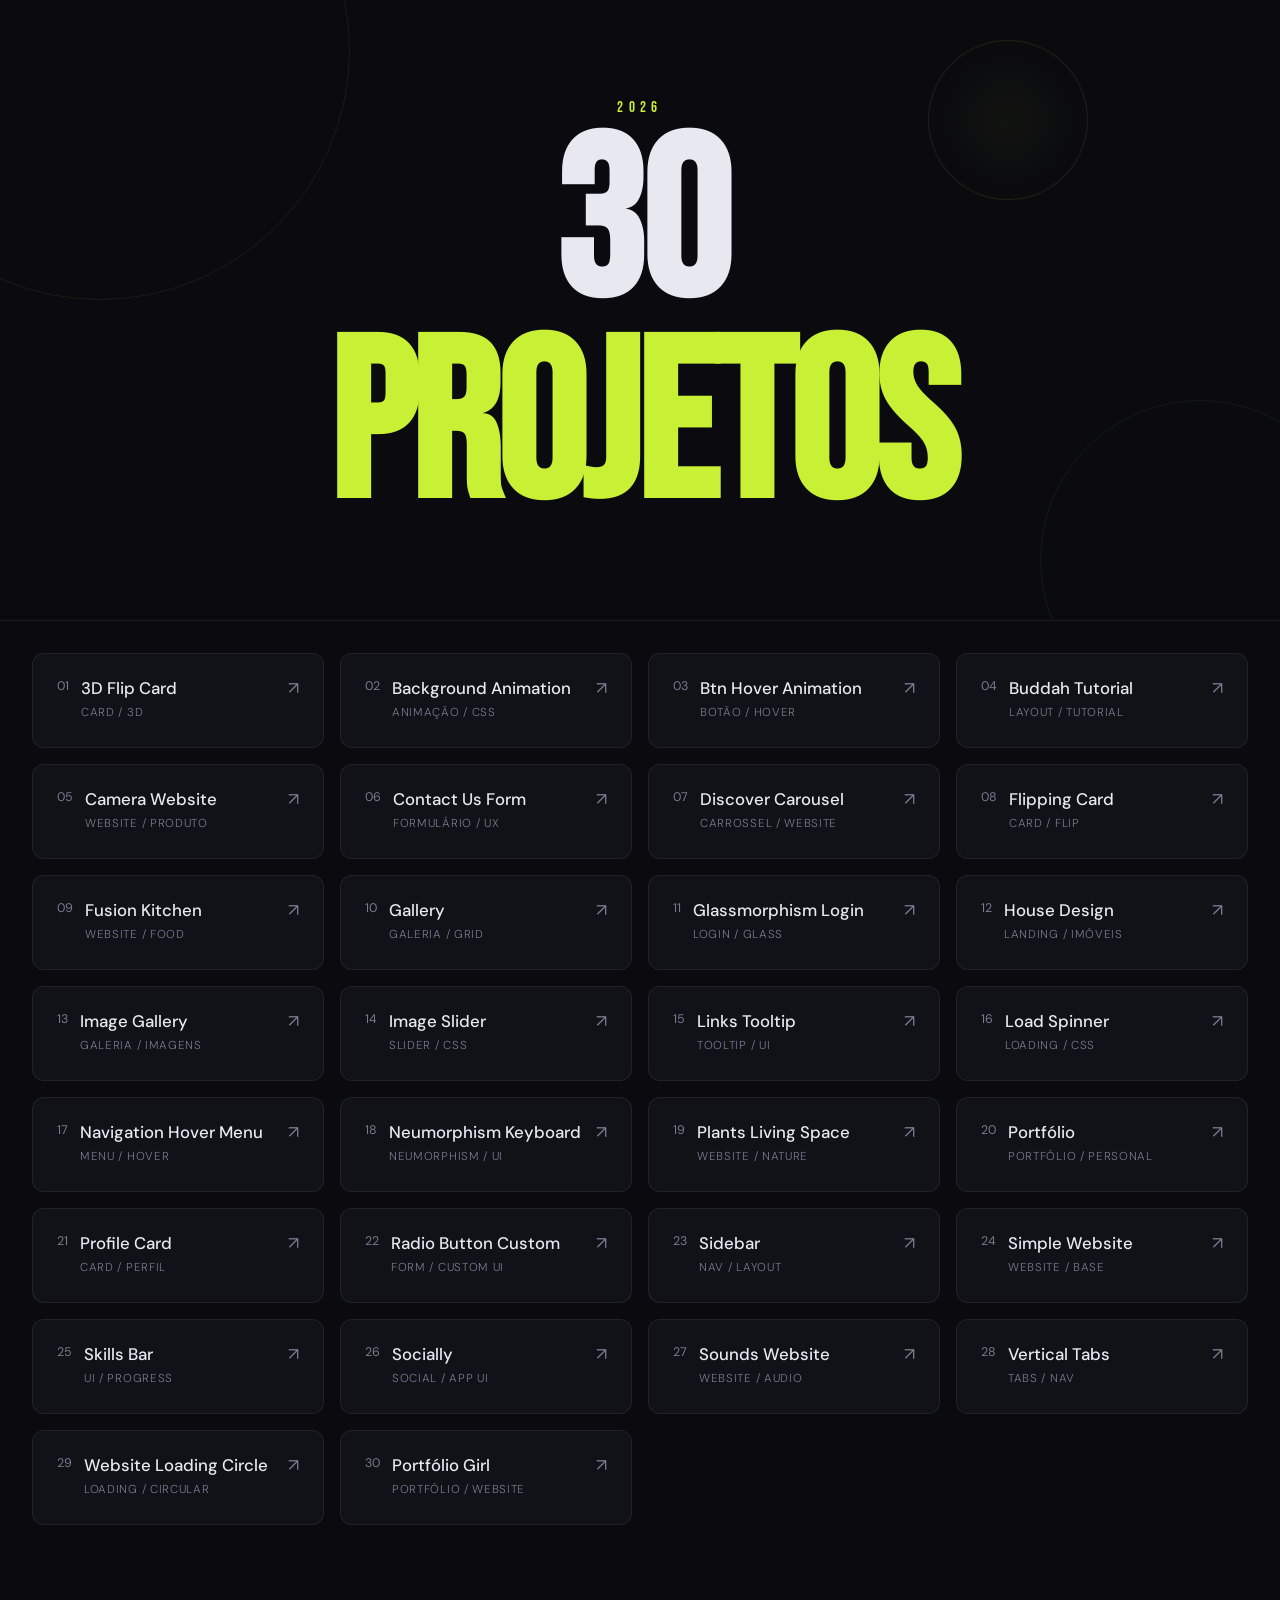
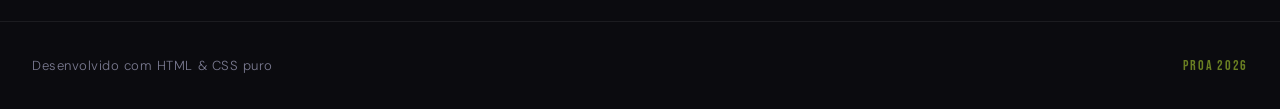
<file: index.html>
<!doctype html>
<html lang="pt-BR">
  <head>
    <meta charset="UTF-8" />
    <meta name="viewport" content="width=device-width, initial-scale=1.0" />
    <meta
      name="description"
      content="Portfólio de 30 projetos front-end desenvolvidos em 2026. Explore animações, interfaces e experimentos de design."
    />
    <title>30 Projetos — Portfólio Front-End 2026</title>
    <link rel="preconnect" href="https://fonts.googleapis.com" />
    <link rel="preconnect" href="https://fonts.gstatic.com" crossorigin />
    <link
      href="https://fonts.googleapis.com/css2?family=Bebas+Neue&family=DM+Sans:ital,opsz,wght@0,9..40,300;0,9..40,400;0,9..40,500;1,9..40,300&display=swap"
      rel="stylesheet"
    />
    <link rel="stylesheet" href="style.css" />
  </head>
  <body>
    <!-- HEADER -->
    <header class="site-header" role="banner">
      <div class="header-inner">
        <p class="header-label" aria-label="Ano de referência">2026</p>
        <h1 class="header-title">
          <span class="title-line">30</span>
          <span class="title-line accent">Projetos</span>
        </h1>
      </div>
      <div class="header-deco" aria-hidden="true">
        <span class="deco-circle deco-1"></span>
        <span class="deco-circle deco-2"></span>
        <span class="deco-circle deco-3"></span>
      </div>
    </header>

    <!-- GRID DE PROJETOS -->
    <main id="main-content" class="projects-section">
      <h2 class="sr-only">Lista de projetos</h2>
      <ol class="projects-grid" aria-label="Projetos">
        <li class="project-card">
          <a
            href="3d-flip-card/index.html"
            class="card-link"
            aria-label="Projeto 1 — 3D Flip Card"
          >
            <span class="card-number" aria-hidden="true">01</span>
            <span class="card-name">3D Flip Card</span>
            <span class="card-tag">Card / 3D</span>
            <span class="card-arrow" aria-hidden="true">↗</span>
          </a>
        </li>

        <li class="project-card">
          <a
            href="background-animation/index.html"
            class="card-link"
            aria-label="Projeto 2 — Background Animation"
          >
            <span class="card-number" aria-hidden="true">02</span>
            <span class="card-name">Background Animation</span>
            <span class="card-tag">Animação / CSS</span>
            <span class="card-arrow" aria-hidden="true">↗</span>
          </a>
        </li>

        <li class="project-card">
          <a
            href="btn-hover-animation/index.html"
            class="card-link"
            aria-label="Projeto 3 — Button Hover Animation"
          >
            <span class="card-number" aria-hidden="true">03</span>
            <span class="card-name">Btn Hover Animation</span>
            <span class="card-tag">Botão / Hover</span>
            <span class="card-arrow" aria-hidden="true">↗</span>
          </a>
        </li>

        <li class="project-card">
          <a
            href="buddah-tutorial/index.html"
            class="card-link"
            aria-label="Projeto 4 — Buddah Tutorial"
          >
            <span class="card-number" aria-hidden="true">04</span>
            <span class="card-name">Buddah Tutorial</span>
            <span class="card-tag">Layout / Tutorial</span>
            <span class="card-arrow" aria-hidden="true">↗</span>
          </a>
        </li>

        <li class="project-card">
          <a
            href="camera-website/index.html"
            class="card-link"
            aria-label="Projeto 5 — Camera Website"
          >
            <span class="card-number" aria-hidden="true">05</span>
            <span class="card-name">Camera Website</span>
            <span class="card-tag">Website / Produto</span>
            <span class="card-arrow" aria-hidden="true">↗</span>
          </a>
        </li>

        <li class="project-card">
          <a
            href="contact-us-form/index.html"
            class="card-link"
            aria-label="Projeto 6 — Contact Us Form"
          >
            <span class="card-number" aria-hidden="true">06</span>
            <span class="card-name">Contact Us Form</span>
            <span class="card-tag">Formulário / UX</span>
            <span class="card-arrow" aria-hidden="true">↗</span>
          </a>
        </li>

        <li class="project-card">
          <a
            href="discover-website-carousel/index.html"
            class="card-link"
            aria-label="Projeto 7 — Discover Website Carousel"
          >
            <span class="card-number" aria-hidden="true">07</span>
            <span class="card-name">Discover Carousel</span>
            <span class="card-tag">Carrossel / Website</span>
            <span class="card-arrow" aria-hidden="true">↗</span>
          </a>
        </li>

        <li class="project-card">
          <a
            href="flipping-card/index.html"
            class="card-link"
            aria-label="Projeto 8 — Flipping Card"
          >
            <span class="card-number" aria-hidden="true">08</span>
            <span class="card-name">Flipping Card</span>
            <span class="card-tag">Card / Flip</span>
            <span class="card-arrow" aria-hidden="true">↗</span>
          </a>
        </li>

        <li class="project-card">
          <a
            href="fusion-kitchen/index.html"
            class="card-link"
            aria-label="Projeto 9 — Fusion Kitchen"
          >
            <span class="card-number" aria-hidden="true">09</span>
            <span class="card-name">Fusion Kitchen</span>
            <span class="card-tag">Website / Food</span>
            <span class="card-arrow" aria-hidden="true">↗</span>
          </a>
        </li>

        <li class="project-card">
          <a
            href="gallery/index.html"
            class="card-link"
            aria-label="Projeto 10 — Gallery"
          >
            <span class="card-number" aria-hidden="true">10</span>
            <span class="card-name">Gallery</span>
            <span class="card-tag">Galeria / Grid</span>
            <span class="card-arrow" aria-hidden="true">↗</span>
          </a>
        </li>

        <li class="project-card">
          <a
            href="glassmorphism-login/index.html"
            class="card-link"
            aria-label="Projeto 11 — Glassmorphism Login"
          >
            <span class="card-number" aria-hidden="true">11</span>
            <span class="card-name">Glassmorphism Login</span>
            <span class="card-tag">Login / Glass</span>
            <span class="card-arrow" aria-hidden="true">↗</span>
          </a>
        </li>

        <li class="project-card">
          <a
            href="house-design-landing-page/index.html"
            class="card-link"
            aria-label="Projeto 12 — House Design Landing Page"
          >
            <span class="card-number" aria-hidden="true">12</span>
            <span class="card-name">House Design</span>
            <span class="card-tag">Landing / Imóveis</span>
            <span class="card-arrow" aria-hidden="true">↗</span>
          </a>
        </li>

        <li class="project-card">
          <a
            href="image-gallery/index.html"
            class="card-link"
            aria-label="Projeto 13 — Image Gallery"
          >
            <span class="card-number" aria-hidden="true">13</span>
            <span class="card-name">Image Gallery</span>
            <span class="card-tag">Galeria / Imagens</span>
            <span class="card-arrow" aria-hidden="true">↗</span>
          </a>
        </li>

        <li class="project-card">
          <a
            href="image-slider/index.html"
            class="card-link"
            aria-label="Projeto 14 — Image Slider"
          >
            <span class="card-number" aria-hidden="true">14</span>
            <span class="card-name">Image Slider</span>
            <span class="card-tag">Slider / CSS</span>
            <span class="card-arrow" aria-hidden="true">↗</span>
          </a>
        </li>

        <li class="project-card">
          <a
            href="links-tooltip/index.html"
            class="card-link"
            aria-label="Projeto 15 — Links Tooltip"
          >
            <span class="card-number" aria-hidden="true">15</span>
            <span class="card-name">Links Tooltip</span>
            <span class="card-tag">Tooltip / UI</span>
            <span class="card-arrow" aria-hidden="true">↗</span>
          </a>
        </li>

        <li class="project-card">
          <a
            href="load-spinner/index.html"
            class="card-link"
            aria-label="Projeto 16 — Load Spinner"
          >
            <span class="card-number" aria-hidden="true">16</span>
            <span class="card-name">Load Spinner</span>
            <span class="card-tag">Loading / CSS</span>
            <span class="card-arrow" aria-hidden="true">↗</span>
          </a>
        </li>

        <li class="project-card">
          <a
            href="navigation-hover-menu/index.html"
            class="card-link"
            aria-label="Projeto 17 — Navigation Hover Menu"
          >
            <span class="card-number" aria-hidden="true">17</span>
            <span class="card-name">Navigation Hover Menu</span>
            <span class="card-tag">Menu / Hover</span>
            <span class="card-arrow" aria-hidden="true">↗</span>
          </a>
        </li>

        <li class="project-card">
          <a
            href="neumorhpism-keyboard-design/index.html"
            class="card-link"
            aria-label="Projeto 18 — Neumorphism Keyboard Design"
          >
            <span class="card-number" aria-hidden="true">18</span>
            <span class="card-name">Neumorphism Keyboard</span>
            <span class="card-tag">Neumorphism / UI</span>
            <span class="card-arrow" aria-hidden="true">↗</span>
          </a>
        </li>

        <li class="project-card">
          <a
            href="plants-living-space/index.html"
            class="card-link"
            aria-label="Projeto 19 — Plants Living Space"
          >
            <span class="card-number" aria-hidden="true">19</span>
            <span class="card-name">Plants Living Space</span>
            <span class="card-tag">Website / Nature</span>
            <span class="card-arrow" aria-hidden="true">↗</span>
          </a>
        </li>

        <li class="project-card">
          <a
            href="portifolio/index.html"
            class="card-link"
            aria-label="Projeto 20 — Portfólio"
          >
            <span class="card-number" aria-hidden="true">20</span>
            <span class="card-name">Portfólio</span>
            <span class="card-tag">Portfólio / Personal</span>
            <span class="card-arrow" aria-hidden="true">↗</span>
          </a>
        </li>

        <li class="project-card">
          <a
            href="profile-card/index.html"
            class="card-link"
            aria-label="Projeto 21 — Profile Card"
          >
            <span class="card-number" aria-hidden="true">21</span>
            <span class="card-name">Profile Card</span>
            <span class="card-tag">Card / Perfil</span>
            <span class="card-arrow" aria-hidden="true">↗</span>
          </a>
        </li>

        <li class="project-card">
          <a
            href="radio-button-custom/index.html"
            class="card-link"
            aria-label="Projeto 22 — Radio Button Custom"
          >
            <span class="card-number" aria-hidden="true">22</span>
            <span class="card-name">Radio Button Custom</span>
            <span class="card-tag">Form / Custom UI</span>
            <span class="card-arrow" aria-hidden="true">↗</span>
          </a>
        </li>

        <li class="project-card">
          <a
            href="sidebar/index.html"
            class="card-link"
            aria-label="Projeto 23 — Sidebar"
          >
            <span class="card-number" aria-hidden="true">23</span>
            <span class="card-name">Sidebar</span>
            <span class="card-tag">Nav / Layout</span>
            <span class="card-arrow" aria-hidden="true">↗</span>
          </a>
        </li>

        <li class="project-card">
          <a
            href="simple-website/index.html"
            class="card-link"
            aria-label="Projeto 24 — Simple Website"
          >
            <span class="card-number" aria-hidden="true">24</span>
            <span class="card-name">Simple Website</span>
            <span class="card-tag">Website / Base</span>
            <span class="card-arrow" aria-hidden="true">↗</span>
          </a>
        </li>

        <li class="project-card">
          <a
            href="skills-bar/index.html"
            class="card-link"
            aria-label="Projeto 25 — Skills Bar"
          >
            <span class="card-number" aria-hidden="true">25</span>
            <span class="card-name">Skills Bar</span>
            <span class="card-tag">UI / Progress</span>
            <span class="card-arrow" aria-hidden="true">↗</span>
          </a>
        </li>

        <li class="project-card">
          <a
            href="socially/index.html"
            class="card-link"
            aria-label="Projeto 26 — Socially"
          >
            <span class="card-number" aria-hidden="true">26</span>
            <span class="card-name">Socially</span>
            <span class="card-tag">Social / App UI</span>
            <span class="card-arrow" aria-hidden="true">↗</span>
          </a>
        </li>

        <li class="project-card">
          <a
            href="sounds-website/index.html"
            class="card-link"
            aria-label="Projeto 27 — Sounds Website"
          >
            <span class="card-number" aria-hidden="true">27</span>
            <span class="card-name">Sounds Website</span>
            <span class="card-tag">Website / Audio</span>
            <span class="card-arrow" aria-hidden="true">↗</span>
          </a>
        </li>

        <li class="project-card">
          <a
            href="vertical-tabs/index.html"
            class="card-link"
            aria-label="Projeto 28 — Vertical Tabs"
          >
            <span class="card-number" aria-hidden="true">28</span>
            <span class="card-name">Vertical Tabs</span>
            <span class="card-tag">Tabs / Nav</span>
            <span class="card-arrow" aria-hidden="true">↗</span>
          </a>
        </li>

        <li class="project-card">
          <a
            href="website-loading-circle/index.html"
            class="card-link"
            aria-label="Projeto 29 — Website Loading Circle"
          >
            <span class="card-number" aria-hidden="true">29</span>
            <span class="card-name">Website Loading Circle</span>
            <span class="card-tag">Loading / Circular</span>
            <span class="card-arrow" aria-hidden="true">↗</span>
          </a>
        </li>

        <li class="project-card">
          <a
            href="website-portifolio-girl/index.html"
            class="card-link"
            aria-label="Projeto 30 — Website Portfólio Girl"
          >
            <span class="card-number" aria-hidden="true">30</span>
            <span class="card-name">Portfólio Girl</span>
            <span class="card-tag">Portfólio / Website</span>
            <span class="card-arrow" aria-hidden="true">↗</span>
          </a>
        </li>
      </ol>
    </main>

    <!-- FOOTER -->
    <footer class="site-footer" role="contentinfo">
      <div class="footer-inner">
        <p class="footer-credit">Desenvolvido com HTML &amp; CSS puro</p>
        <p class="footer-year">PROA 2026</p>
      </div>
    </footer>
  </body>
</html>
</file>
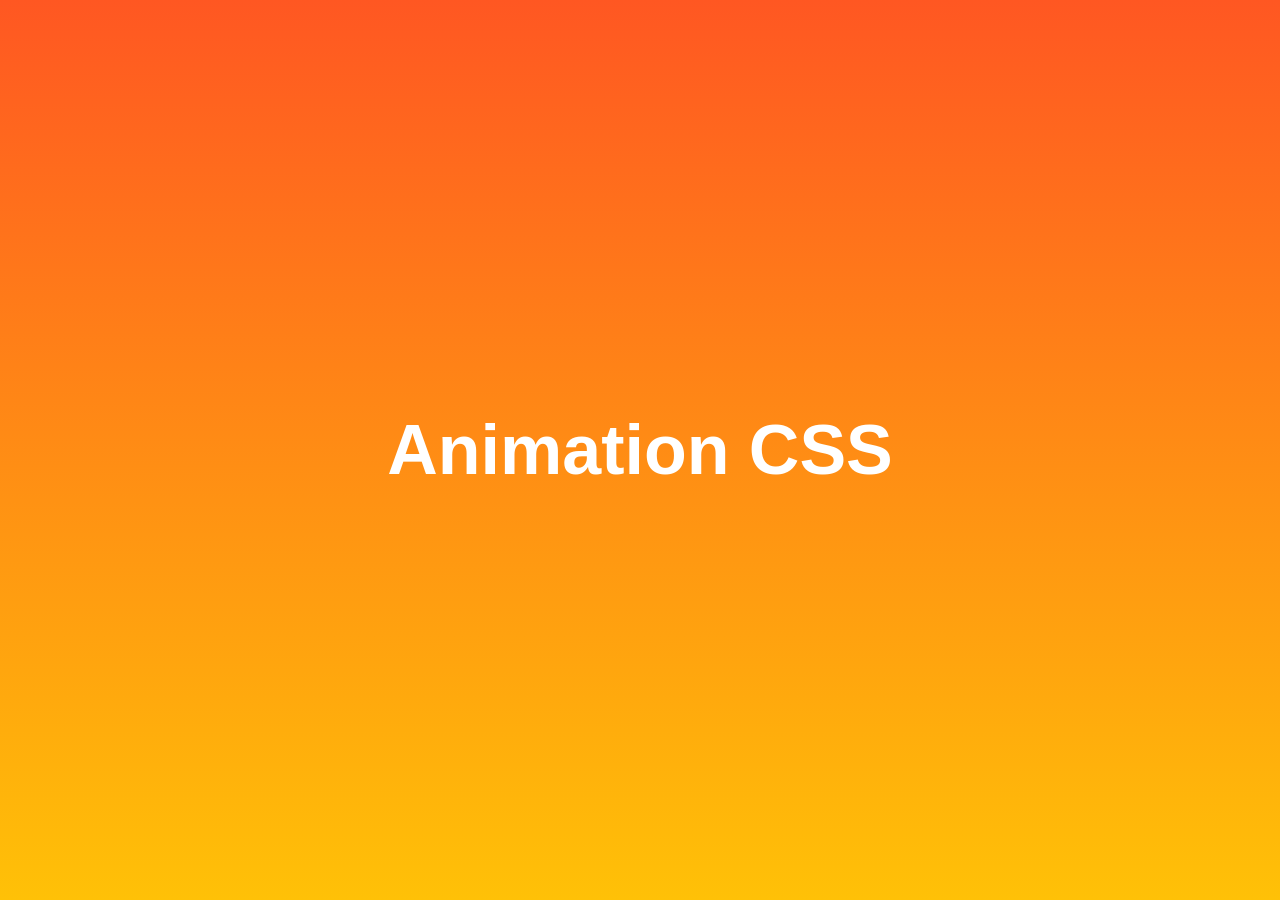
<file: background-animation/index.html>
<!doctype html>
<html lang="en">
  <head>
    <meta charset="UTF-8" />
    <meta name="viewport" content="width=device-width, initial-scale=1.0" />
    <title>Background Animation</title>

    <link rel="stylesheet" href="css/style.css" />
  </head>
  <body>
    <div class="welcome">
      <h1>Animation CSS</h1>
    </div>
    <div class="square">
      <ul>
        <li></li>
        <li></li>
        <li></li>
        <li></li>
        <li></li>
      </ul>
    </div>
    <div class="circle">
      <ul>
        <li></li>
        <li></li>
        <li></li>
        <li></li>
        <li></li>
      </ul>
    </div>
  </body>
</html>
<!-- https://www.youtube.com/watch?v=stk178PsOgQ&list=PLjwm_8O3suyOwElnplQ3quKEHsOuHyP9R&index=17 -->
</file>
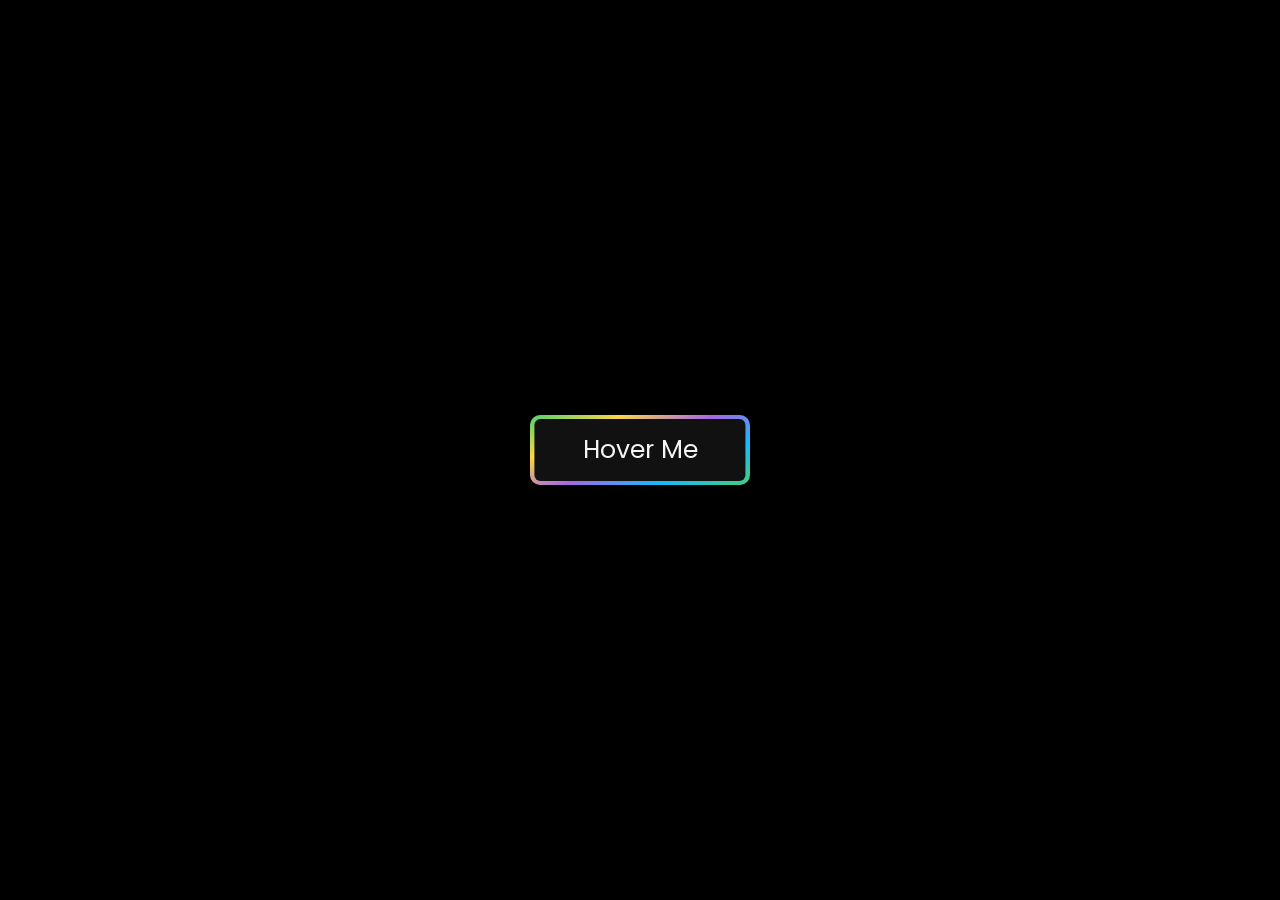
<file: btn-hover-animation/index.html>
<!doctype html>
<html lang="en">
  <head>
    <meta charset="UTF-8" />
    <meta name="viewport" content="width=device-width, initial-scale=1.0" />
    <link rel="stylesheet" href="style.css" />
    <title>Btn Animation</title>
  </head>
  <body>
    <div class="btn">
      <a href=""><span>Hover Me</span></a>
    </div>
  </body>
</html>
</file>
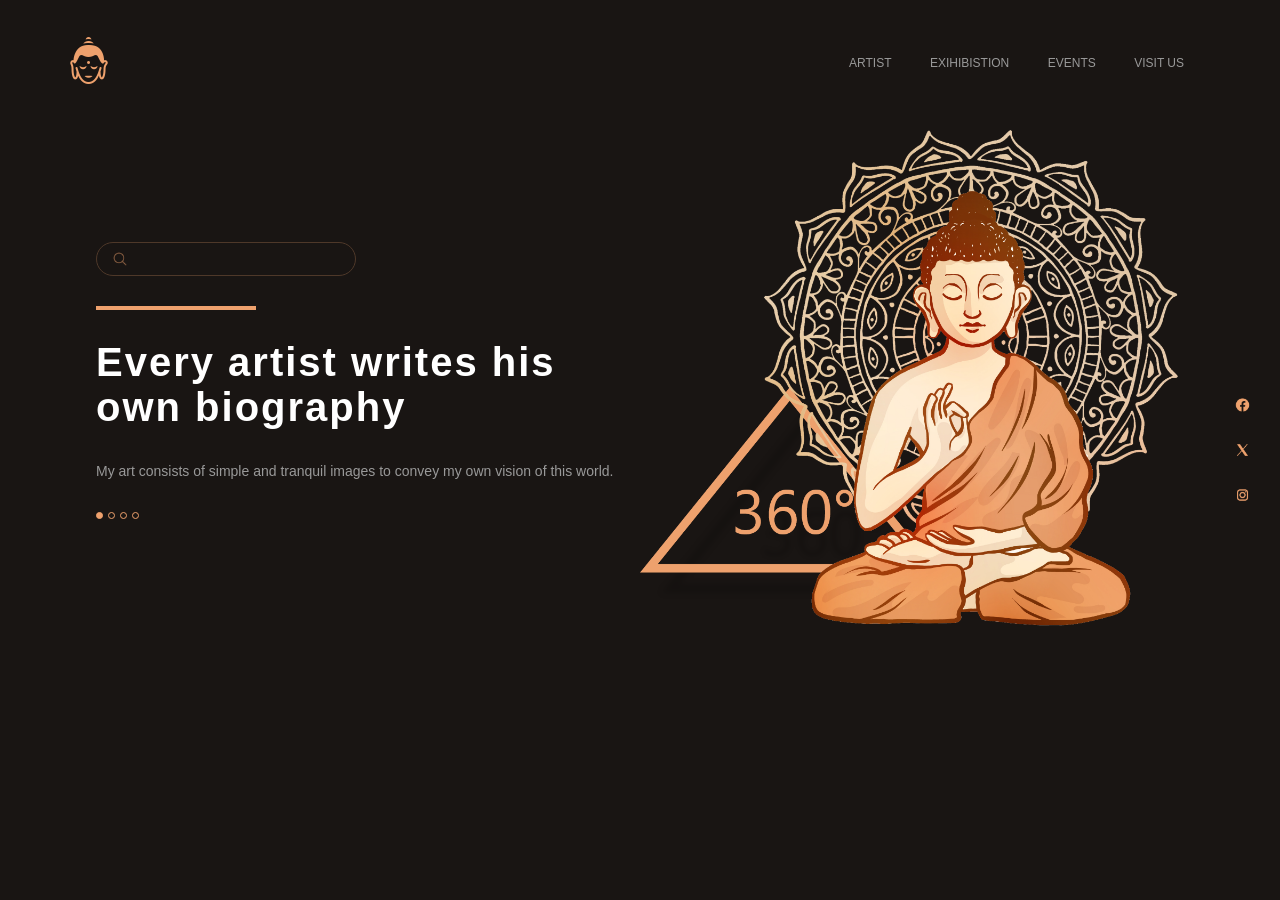
<file: buddah-tutorial/index.html>
<!doctype html>
<html lang="en">
  <head>
    <meta charset="UTF-8" />
    <meta name="viewport" content="width=device-width, initial-scale=1.0" />
    <title>Buddah WebSite</title>
    <link rel="stylesheet" href="css/style.css" />
  </head>
  <body>
    <div class="container">
      <div class="navbar">
        <div class="logo">
          <img src="assets/buddah icon.png" alt="buddah logo" />
        </div>

        <nav>
          <ul>
            <li><a href="">ARTIST</a></li>
            <li><a href="">EXIHIBISTION</a></li>
            <li><a href="">EVENTS</a></li>
            <li><a href="">VISIT US</a></li>
          </ul>
        </nav>
      </div>
      <div class="content-row">
        <div class="left-col">
          <div class="search">
            <img src="assets/search icon.png" alt="search icon" />
            <input type="text" />
          </div>

          <hr />
          <h1>Every artist writes his own biography</h1>
          <p>
            My art consists of simple and tranquil images to convey my own
            vision of this world.
          </p>

          <div class="indicator">
            <span class="active"></span>
            <span></span>
            <span></span>
            <span></span>
          </div>
        </div>
        <div class="right-col">
          <img src="assets/Gautama_Buddha_pic.png" alt="A buddah image" />
        </div>
      </div>

      <div class="social-links">
        <a href="#"
          ><img src="assets/facebook icon.png" alt="icon of facebook"
        /></a>
        <a href="#"
          ><img src="assets/twitter icon.png" alt="icon of twitter"
        /></a>
        <a href="#"
          ><img src="assets/instagram.png" alt="icon of instagram"
        /></a>
      </div>
    </div>
  </body>
</html>
<!-- https://www.youtube.com/watch?v=xyRI5L1RvDw&list=PLjwm_8O3suyOwElnplQ3quKEHsOuHyP9R&index=31 -->
</file>
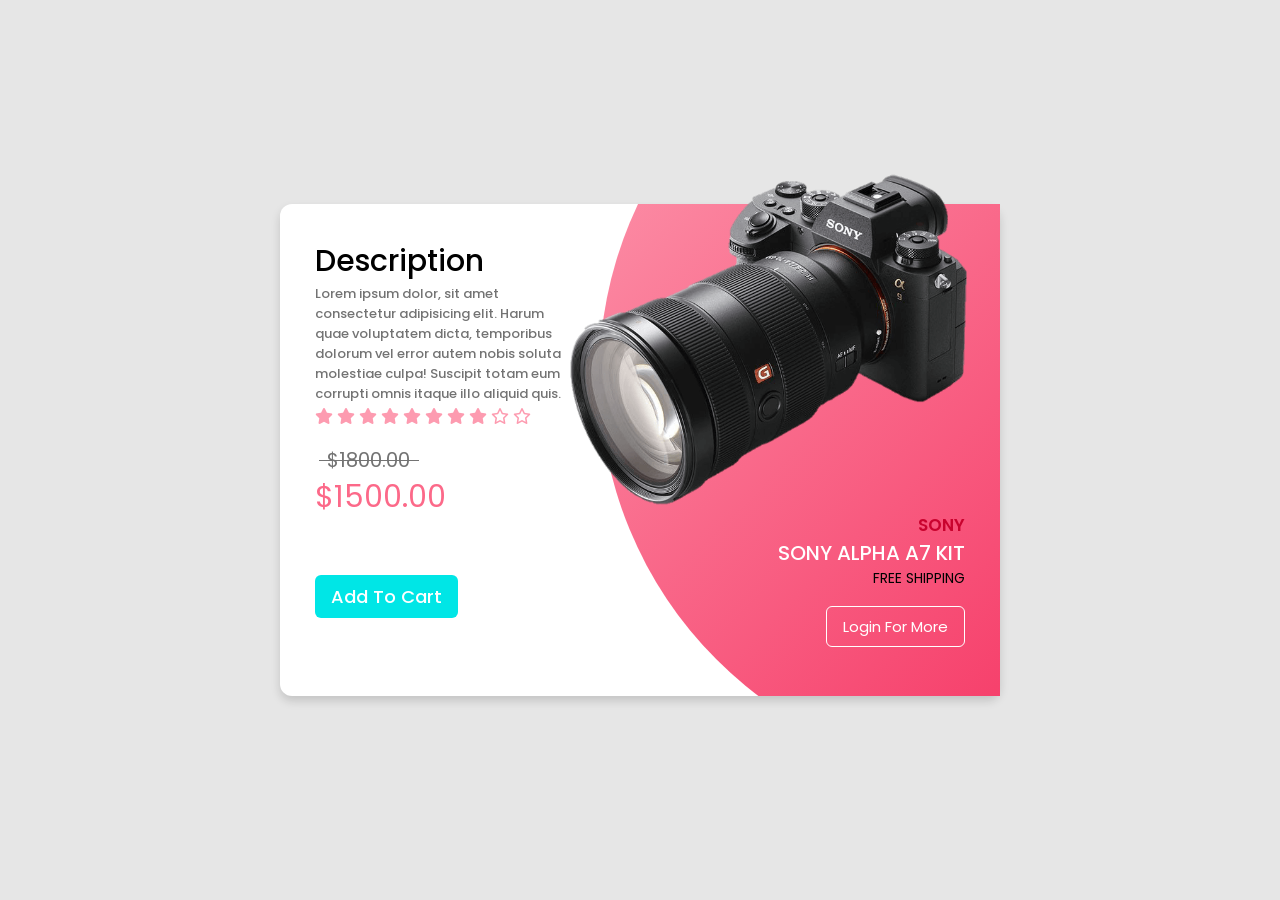
<file: camera-website/index.html>
<!doctype html>
<html lang="en">
  <head>
    <meta charset="UTF-8" />
    <meta name="viewport" content="width=device-width, initial-scale=1.0" />
    <link rel="stylesheet" href="css/style.css" />
    <link
      rel="stylesheet"
      href="https://cdnjs.cloudflare.com/ajax/libs/font-awesome/6.5.0/css/all.min.css"
    />
    <title>Camera WebSite</title>
  </head>
  <body>
    <div class="container">
      <div class="box one">
        <div class="details">
          <div class="topic">Description</div>
          <p>
            Lorem ipsum dolor, sit amet consectetur adipisicing elit. Harum quae
            voluptatem dicta, temporibus dolorum vel error autem nobis soluta
            molestiae culpa! Suscipit totam eum corrupti omnis itaque illo
            aliquid quis.
          </p>
          <div class="rating">
            <div class="fas fa-star"></div>
            <div class="fas fa-star"></div>
            <div class="fas fa-star"></div>
            <div class="fas fa-star"></div>
            <div class="fas fa-star"></div>
            <div class="fas fa-star"></div>
            <div class="fas fa-star"></div>
            <div class="fas fa-star"></div>
            <div class="far fa-star"></div>
            <div class="far fa-star"></div>
          </div>
          <div class="price-box">
            <div class="discount">$1800.00</div>
            <div class="price">$1500.00</div>
          </div>
        </div>

        <div class="button1">
          <button>Add To Cart</button>
        </div>
      </div>

      <div class="box two">
        <div class="image-box">
          <div class="image">
            <img src="assets/camera.png" alt="A camera image" />
          </div>
          <div class="info">
            <div class="brand">SONY</div>
            <div class="name">SONY ALPHA A7 KIT</div>
            <div class="shipping">FREE SHIPPING</div>
            <div class="button2">
              <button>Login For More</button>
            </div>
          </div>
        </div>
      </div>
    </div>
  </body>
</html>
<!-- https://www.youtube.com/watch?v=JCVVujOBVfk&list=PLImJ3umGjxdD3ov2lwg0SM5rxz5v9FjOf&index=37 -->
</file>
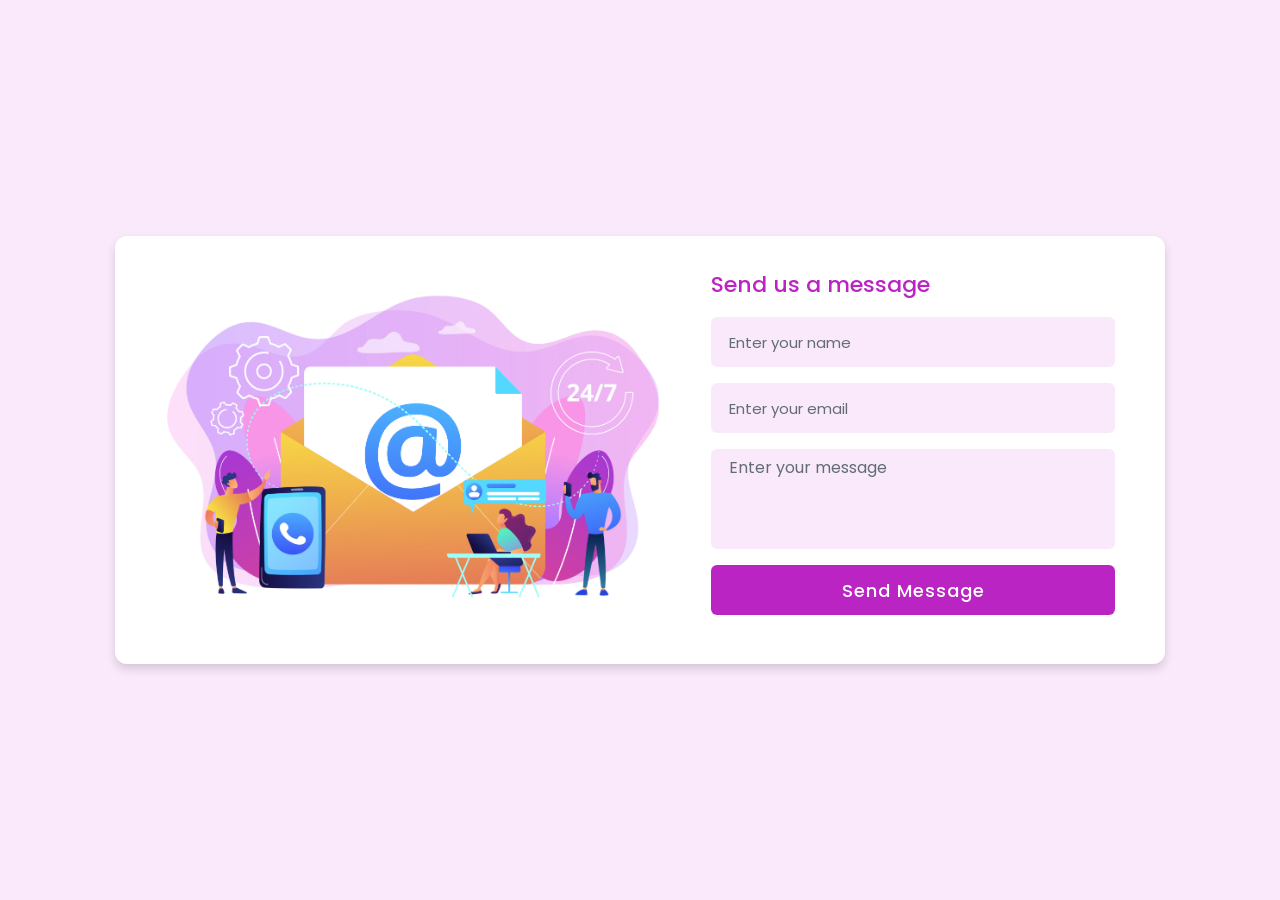
<file: contact-us-form/index.html>
<!doctype html>
<html lang="en">
  <head>
    <meta charset="UTF-8" />
    <meta name="viewport" content="width=device-width, initial-scale=1.0" />
    <title>Contact Us Form</title>
    <link rel="stylesheet" href="style.css" />
  </head>
  <body>
    <div class="container">
      <div class="content">
        <div class="image-box">
          <img src="image.jpg" alt="banner" class="" />
        </div>

        <form action="#">
          <div class="topic">Send us a message</div>
          <div class="input-box">
            <input type="text" required />
            <label for="">Enter your name</label>
          </div>
          <div class="input-box">
            <input type="text" required />
            <label for="">Enter your email</label>
          </div>
          <div class="message-box">
            <textarea name=""></textarea>
            <label for="">Enter your message</label>
          </div>
          <div class="input-box">
            <input type="submit" value="Send Message" />
          </div>
        </form>
      </div>
    </div>
  </body>
</html>
<!-- https://www.youtube.com/watch?v=6REjG1s6Z8k&list=PLImJ3umGjxdD3ov2lwg0SM5rxz5v9FjOf&index=22 -->
</file>
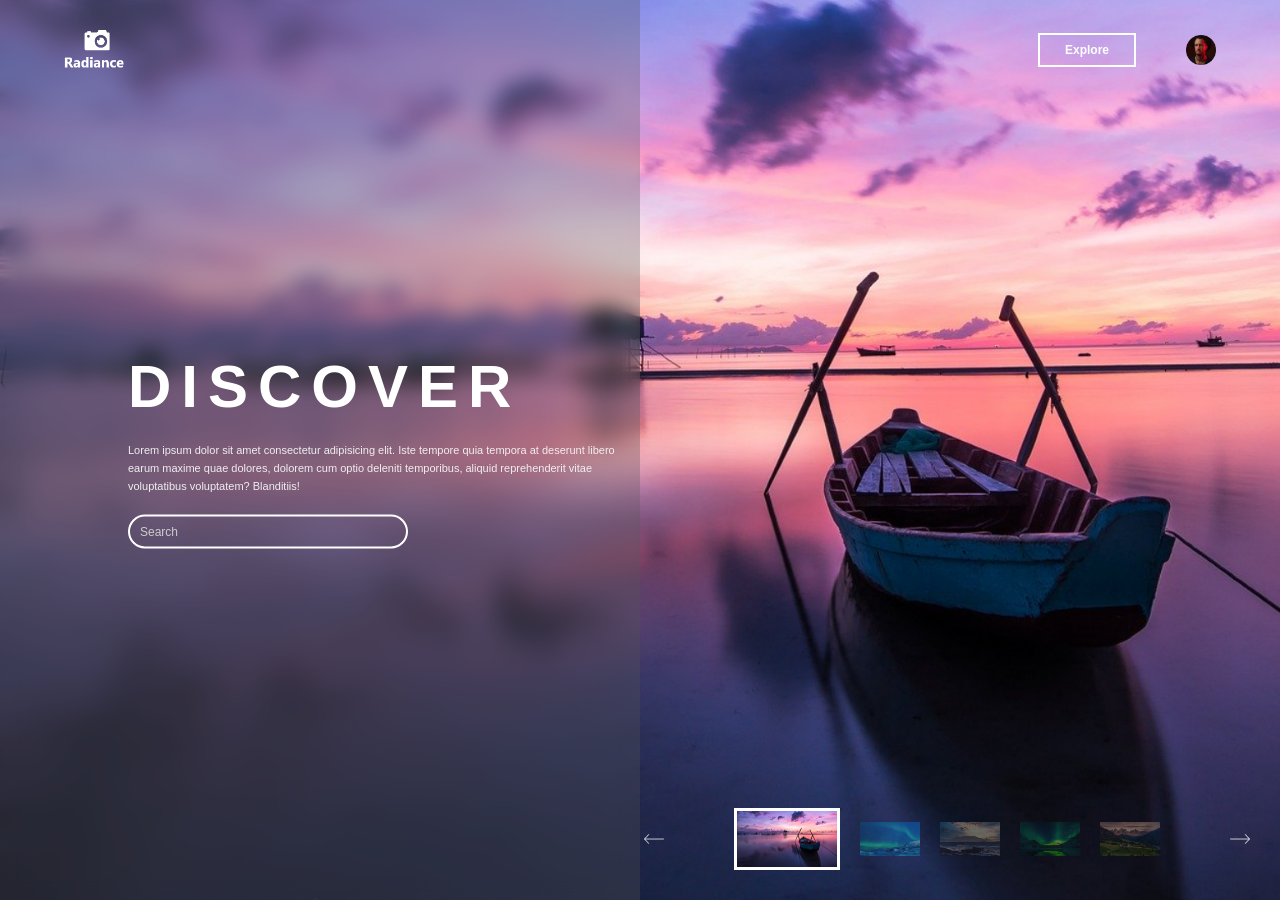
<file: discover-website-carousel/index.html>
<!doctype html>
<html lang="en">
  <head>
    <meta charset="UTF-8" />
    <meta name="viewport" content="width=device-width, initial-scale=1.0" />

    <link rel="stylesheet" href="css/style.css" />
    <title>Discover Locations</title>
  </head>
  <body>
    <div id="hero">
      <div class="navbar">
        <img src="assets/logo.png" alt="logo" class="logo" />
        <div class="user">
          <button type="button">Explore</button>
          <img src="assets/user.png" alt="User photo" />
        </div>
      </div>

      <div class="container">
        <div class="info">
          <h1>DISCOVER</h1>
          <p>
            Lorem ipsum dolor sit amet consectetur adipisicing elit. Iste
            tempore quia tempora at deserunt libero <br />
            earum maxime quae dolores, dolorem cum optio deleniti temporibus,
            aliquid reprehenderit vitae <br />voluptatibus voluptatem?
            Blanditiis!
          </p>

          <input type="text" placeholder="Search" />
        </div>
      </div>

      <div class="slider">
        <img src="assets/left-arrow.png" alt="left arrow" id="prev" />

        <div class="preview">
          <img
            src="assets/small1.png"
            alt="thumbnail"
            class="active thumbnail"
          />
          <img src="assets/small2.png" alt="thumbnail" class="thumbnail" />
          <img src="assets/small3.png" alt="thumbnail" class="thumbnail" />
          <img src="assets/small4.png" alt="thumbnail" class="thumbnail" />
          <img src="assets/small5.png" alt="thumbnail" class="thumbnail" />
        </div>

        <img src="assets/right-arrow.png" alt="right arrow" id="next" />
      </div>
    </div>

    <script>
      var prev = document.getElementById("prev");
      var next = document.getElementById("next");
      var thumbnail = document.getElementsByClassName("thumbnail");
      var hero = document.getElementById("hero");

      var backgroundImage = new Array(
        "./assets/bg1.png",
        "./assets/bg2.png",
        "./assets/bg3.png",
        "./assets/bg4.png",
        "./assets/bg5.png",
      );

      let i = 0;
      next.onclick = function () {
        if (i < 4) {
          hero.style.backgroundImage = 'url("' + backgroundImage[i + 1] + '")';
          thumbnail[i + 1].classList.add("active");
          thumbnail[i].classList.remove("active");
          i++;
        }
      };

      prev.onclick = function () {
        if (i > 0) {
          hero.style.backgroundImage = 'url("' + backgroundImage[i + 1] + '")';
          thumbnail[i - 1].classList.add("active");
          thumbnail[i].classList.remove("active");
          i--;
        }
      };
    </script>
  </body>
</html>
<!-- https://www.youtube.com/watch?v=wYuQM7__D1M&list=PLjwm_8O3suyOwElnplQ3quKEHsOuHyP9R&index=34 -->
</file>
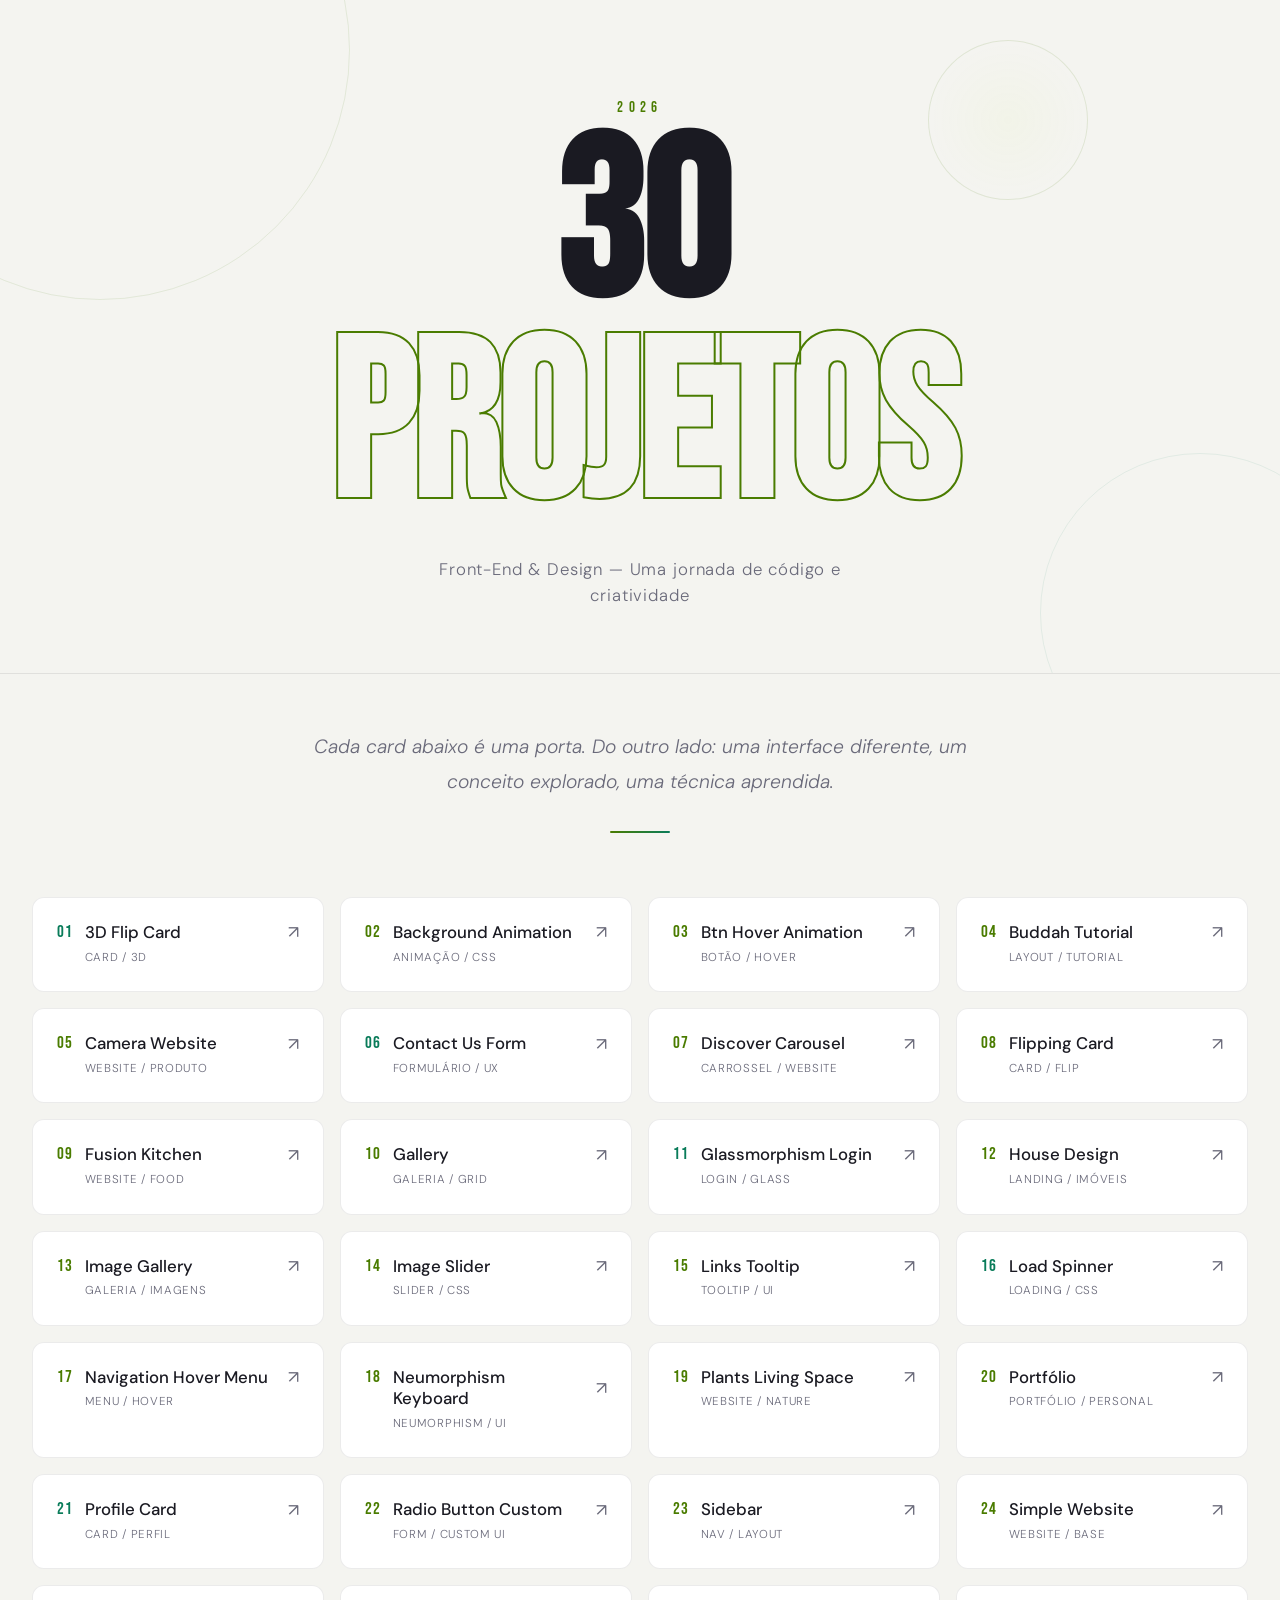
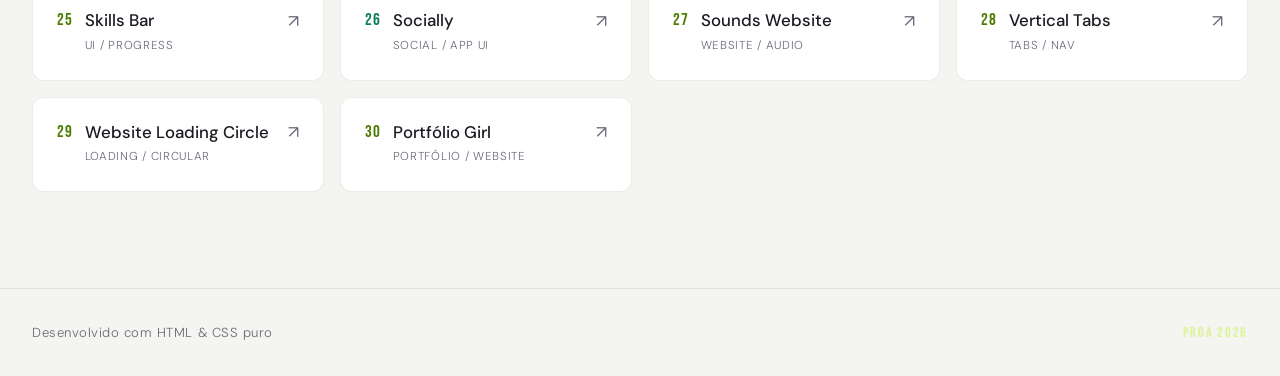
<file: extra/index.html>
<!DOCTYPE html>
<html lang="pt-BR">
<head>
  <meta charset="UTF-8" />
  <meta name="viewport" content="width=device-width, initial-scale=1.0" />
  <meta name="description" content="Portfólio de 30 projetos front-end desenvolvidos em 2026. Explore animações, interfaces e experimentos de design." />
  <title>30 Projetos — Portfólio Front-End 2026</title>
  <link rel="preconnect" href="https://fonts.googleapis.com" />
  <link rel="preconnect" href="https://fonts.gstatic.com" crossorigin />
  <link href="https://fonts.googleapis.com/css2?family=Bebas+Neue&family=DM+Sans:ital,opsz,wght@0,9..40,300;0,9..40,400;0,9..40,500;1,9..40,300&display=swap" rel="stylesheet" />
  <link rel="stylesheet" href="style.css" />
</head>
<body>

  <!-- HEADER -->
  <header class="site-header" role="banner">
    <div class="header-inner">
      <p class="header-label" aria-label="Ano de referência">2026</p>
      <h1 class="header-title">
        <span class="title-line">30</span>
        <span class="title-line accent">Projetos</span>
      </h1>
      <p class="header-sub">Front-End &amp; Design — Uma jornada de código e criatividade</p>
    </div>
    <div class="header-deco" aria-hidden="true">
      <span class="deco-circle deco-1"></span>
      <span class="deco-circle deco-2"></span>
      <span class="deco-circle deco-3"></span>
    </div>
  </header>

  <!-- INTRO -->
  <section class="intro" aria-label="Introdução">
    <p class="intro-text">
      Cada card abaixo é uma porta. Do outro lado: uma interface diferente,
      um conceito explorado, uma técnica aprendida.
    </p>
    <div class="intro-line" aria-hidden="true"></div>
  </section>

  <!-- GRID DE PROJETOS -->
  <main id="main-content" class="projects-section">
    <h2 class="sr-only">Lista de projetos</h2>
    <ol class="projects-grid" aria-label="Projetos">

      <li class="project-card">
        <a href="3d-flip-card/index.html" class="card-link" aria-label="Projeto 1 — 3D Flip Card">
          <span class="card-number" aria-hidden="true">01</span>
          <span class="card-name">3D Flip Card</span>
          <span class="card-tag">Card / 3D</span>
          <span class="card-arrow" aria-hidden="true">↗</span>
        </a>
      </li>

      <li class="project-card">
        <a href="background-animation/index.html" class="card-link" aria-label="Projeto 2 — Background Animation">
          <span class="card-number" aria-hidden="true">02</span>
          <span class="card-name">Background Animation</span>
          <span class="card-tag">Animação / CSS</span>
          <span class="card-arrow" aria-hidden="true">↗</span>
        </a>
      </li>

      <li class="project-card">
        <a href="btn-hover-animation/index.html" class="card-link" aria-label="Projeto 3 — Button Hover Animation">
          <span class="card-number" aria-hidden="true">03</span>
          <span class="card-name">Btn Hover Animation</span>
          <span class="card-tag">Botão / Hover</span>
          <span class="card-arrow" aria-hidden="true">↗</span>
        </a>
      </li>

      <li class="project-card">
        <a href="buddah-tutorial/index.html" class="card-link" aria-label="Projeto 4 — Buddah Tutorial">
          <span class="card-number" aria-hidden="true">04</span>
          <span class="card-name">Buddah Tutorial</span>
          <span class="card-tag">Layout / Tutorial</span>
          <span class="card-arrow" aria-hidden="true">↗</span>
        </a>
      </li>

      <li class="project-card">
        <a href="camera-website/index.html" class="card-link" aria-label="Projeto 5 — Camera Website">
          <span class="card-number" aria-hidden="true">05</span>
          <span class="card-name">Camera Website</span>
          <span class="card-tag">Website / Produto</span>
          <span class="card-arrow" aria-hidden="true">↗</span>
        </a>
      </li>

      <li class="project-card">
        <a href="contact-us-form/index.html" class="card-link" aria-label="Projeto 6 — Contact Us Form">
          <span class="card-number" aria-hidden="true">06</span>
          <span class="card-name">Contact Us Form</span>
          <span class="card-tag">Formulário / UX</span>
          <span class="card-arrow" aria-hidden="true">↗</span>
        </a>
      </li>

      <li class="project-card">
        <a href="discover-website-carousel/index.html" class="card-link" aria-label="Projeto 7 — Discover Website Carousel">
          <span class="card-number" aria-hidden="true">07</span>
          <span class="card-name">Discover Carousel</span>
          <span class="card-tag">Carrossel / Website</span>
          <span class="card-arrow" aria-hidden="true">↗</span>
        </a>
      </li>

      <li class="project-card">
        <a href="flipping-card/index.html" class="card-link" aria-label="Projeto 8 — Flipping Card">
          <span class="card-number" aria-hidden="true">08</span>
          <span class="card-name">Flipping Card</span>
          <span class="card-tag">Card / Flip</span>
          <span class="card-arrow" aria-hidden="true">↗</span>
        </a>
      </li>

      <li class="project-card">
        <a href="fusion-kitchen/index.html" class="card-link" aria-label="Projeto 9 — Fusion Kitchen">
          <span class="card-number" aria-hidden="true">09</span>
          <span class="card-name">Fusion Kitchen</span>
          <span class="card-tag">Website / Food</span>
          <span class="card-arrow" aria-hidden="true">↗</span>
        </a>
      </li>

      <li class="project-card">
        <a href="gallery/index.html" class="card-link" aria-label="Projeto 10 — Gallery">
          <span class="card-number" aria-hidden="true">10</span>
          <span class="card-name">Gallery</span>
          <span class="card-tag">Galeria / Grid</span>
          <span class="card-arrow" aria-hidden="true">↗</span>
        </a>
      </li>

      <li class="project-card">
        <a href="glassmorphism-login/index.html" class="card-link" aria-label="Projeto 11 — Glassmorphism Login">
          <span class="card-number" aria-hidden="true">11</span>
          <span class="card-name">Glassmorphism Login</span>
          <span class="card-tag">Login / Glass</span>
          <span class="card-arrow" aria-hidden="true">↗</span>
        </a>
      </li>

      <li class="project-card">
        <a href="house-design-landing-page/index.html" class="card-link" aria-label="Projeto 12 — House Design Landing Page">
          <span class="card-number" aria-hidden="true">12</span>
          <span class="card-name">House Design</span>
          <span class="card-tag">Landing / Imóveis</span>
          <span class="card-arrow" aria-hidden="true">↗</span>
        </a>
      </li>

      <li class="project-card">
        <a href="image-gallery/index.html" class="card-link" aria-label="Projeto 13 — Image Gallery">
          <span class="card-number" aria-hidden="true">13</span>
          <span class="card-name">Image Gallery</span>
          <span class="card-tag">Galeria / Imagens</span>
          <span class="card-arrow" aria-hidden="true">↗</span>
        </a>
      </li>

      <li class="project-card">
        <a href="image-slider/index.html" class="card-link" aria-label="Projeto 14 — Image Slider">
          <span class="card-number" aria-hidden="true">14</span>
          <span class="card-name">Image Slider</span>
          <span class="card-tag">Slider / CSS</span>
          <span class="card-arrow" aria-hidden="true">↗</span>
        </a>
      </li>

      <li class="project-card">
        <a href="links-tooltip/index.html" class="card-link" aria-label="Projeto 15 — Links Tooltip">
          <span class="card-number" aria-hidden="true">15</span>
          <span class="card-name">Links Tooltip</span>
          <span class="card-tag">Tooltip / UI</span>
          <span class="card-arrow" aria-hidden="true">↗</span>
        </a>
      </li>

      <li class="project-card">
        <a href="load-spinner/index.html" class="card-link" aria-label="Projeto 16 — Load Spinner">
          <span class="card-number" aria-hidden="true">16</span>
          <span class="card-name">Load Spinner</span>
          <span class="card-tag">Loading / CSS</span>
          <span class="card-arrow" aria-hidden="true">↗</span>
        </a>
      </li>

      <li class="project-card">
        <a href="navigation-hover-menu/index.html" class="card-link" aria-label="Projeto 17 — Navigation Hover Menu">
          <span class="card-number" aria-hidden="true">17</span>
          <span class="card-name">Navigation Hover Menu</span>
          <span class="card-tag">Menu / Hover</span>
          <span class="card-arrow" aria-hidden="true">↗</span>
        </a>
      </li>

      <li class="project-card">
        <a href="neumorhpism-keyboard-design/index.html" class="card-link" aria-label="Projeto 18 — Neumorphism Keyboard Design">
          <span class="card-number" aria-hidden="true">18</span>
          <span class="card-name">Neumorphism Keyboard</span>
          <span class="card-tag">Neumorphism / UI</span>
          <span class="card-arrow" aria-hidden="true">↗</span>
        </a>
      </li>

      <li class="project-card">
        <a href="plants-living-space/index.html" class="card-link" aria-label="Projeto 19 — Plants Living Space">
          <span class="card-number" aria-hidden="true">19</span>
          <span class="card-name">Plants Living Space</span>
          <span class="card-tag">Website / Nature</span>
          <span class="card-arrow" aria-hidden="true">↗</span>
        </a>
      </li>

      <li class="project-card">
        <a href="portifolio/index.html" class="card-link" aria-label="Projeto 20 — Portfólio">
          <span class="card-number" aria-hidden="true">20</span>
          <span class="card-name">Portfólio</span>
          <span class="card-tag">Portfólio / Personal</span>
          <span class="card-arrow" aria-hidden="true">↗</span>
        </a>
      </li>

      <li class="project-card">
        <a href="profile-card/index.html" class="card-link" aria-label="Projeto 21 — Profile Card">
          <span class="card-number" aria-hidden="true">21</span>
          <span class="card-name">Profile Card</span>
          <span class="card-tag">Card / Perfil</span>
          <span class="card-arrow" aria-hidden="true">↗</span>
        </a>
      </li>

      <li class="project-card">
        <a href="radio-button-custom/index.html" class="card-link" aria-label="Projeto 22 — Radio Button Custom">
          <span class="card-number" aria-hidden="true">22</span>
          <span class="card-name">Radio Button Custom</span>
          <span class="card-tag">Form / Custom UI</span>
          <span class="card-arrow" aria-hidden="true">↗</span>
        </a>
      </li>

      <li class="project-card">
        <a href="sidebar/index.html" class="card-link" aria-label="Projeto 23 — Sidebar">
          <span class="card-number" aria-hidden="true">23</span>
          <span class="card-name">Sidebar</span>
          <span class="card-tag">Nav / Layout</span>
          <span class="card-arrow" aria-hidden="true">↗</span>
        </a>
      </li>

      <li class="project-card">
        <a href="simple-website/index.html" class="card-link" aria-label="Projeto 24 — Simple Website">
          <span class="card-number" aria-hidden="true">24</span>
          <span class="card-name">Simple Website</span>
          <span class="card-tag">Website / Base</span>
          <span class="card-arrow" aria-hidden="true">↗</span>
        </a>
      </li>

      <li class="project-card">
        <a href="skills-bar/index.html" class="card-link" aria-label="Projeto 25 — Skills Bar">
          <span class="card-number" aria-hidden="true">25</span>
          <span class="card-name">Skills Bar</span>
          <span class="card-tag">UI / Progress</span>
          <span class="card-arrow" aria-hidden="true">↗</span>
        </a>
      </li>

      <li class="project-card">
        <a href="socially/index.html" class="card-link" aria-label="Projeto 26 — Socially">
          <span class="card-number" aria-hidden="true">26</span>
          <span class="card-name">Socially</span>
          <span class="card-tag">Social / App UI</span>
          <span class="card-arrow" aria-hidden="true">↗</span>
        </a>
      </li>

      <li class="project-card">
        <a href="sounds-website/index.html" class="card-link" aria-label="Projeto 27 — Sounds Website">
          <span class="card-number" aria-hidden="true">27</span>
          <span class="card-name">Sounds Website</span>
          <span class="card-tag">Website / Audio</span>
          <span class="card-arrow" aria-hidden="true">↗</span>
        </a>
      </li>

      <li class="project-card">
        <a href="vertical-tabs/index.html" class="card-link" aria-label="Projeto 28 — Vertical Tabs">
          <span class="card-number" aria-hidden="true">28</span>
          <span class="card-name">Vertical Tabs</span>
          <span class="card-tag">Tabs / Nav</span>
          <span class="card-arrow" aria-hidden="true">↗</span>
        </a>
      </li>

      <li class="project-card">
        <a href="website-loading-circle/index.html" class="card-link" aria-label="Projeto 29 — Website Loading Circle">
          <span class="card-number" aria-hidden="true">29</span>
          <span class="card-name">Website Loading Circle</span>
          <span class="card-tag">Loading / Circular</span>
          <span class="card-arrow" aria-hidden="true">↗</span>
        </a>
      </li>

      <li class="project-card">
        <a href="website-portifolio-girl/index.html" class="card-link" aria-label="Projeto 30 — Website Portfólio Girl">
          <span class="card-number" aria-hidden="true">30</span>
          <span class="card-name">Portfólio Girl</span>
          <span class="card-tag">Portfólio / Website</span>
          <span class="card-arrow" aria-hidden="true">↗</span>
        </a>
      </li>

    </ol>
  </main>

  <!-- FOOTER -->
  <footer class="site-footer" role="contentinfo">
    <div class="footer-inner">
      <p class="footer-credit">Desenvolvido com HTML &amp; CSS puro</p>
      <p class="footer-year">PROA 2026</p>
    </div>
  </footer>

</body>
</html>
</file>
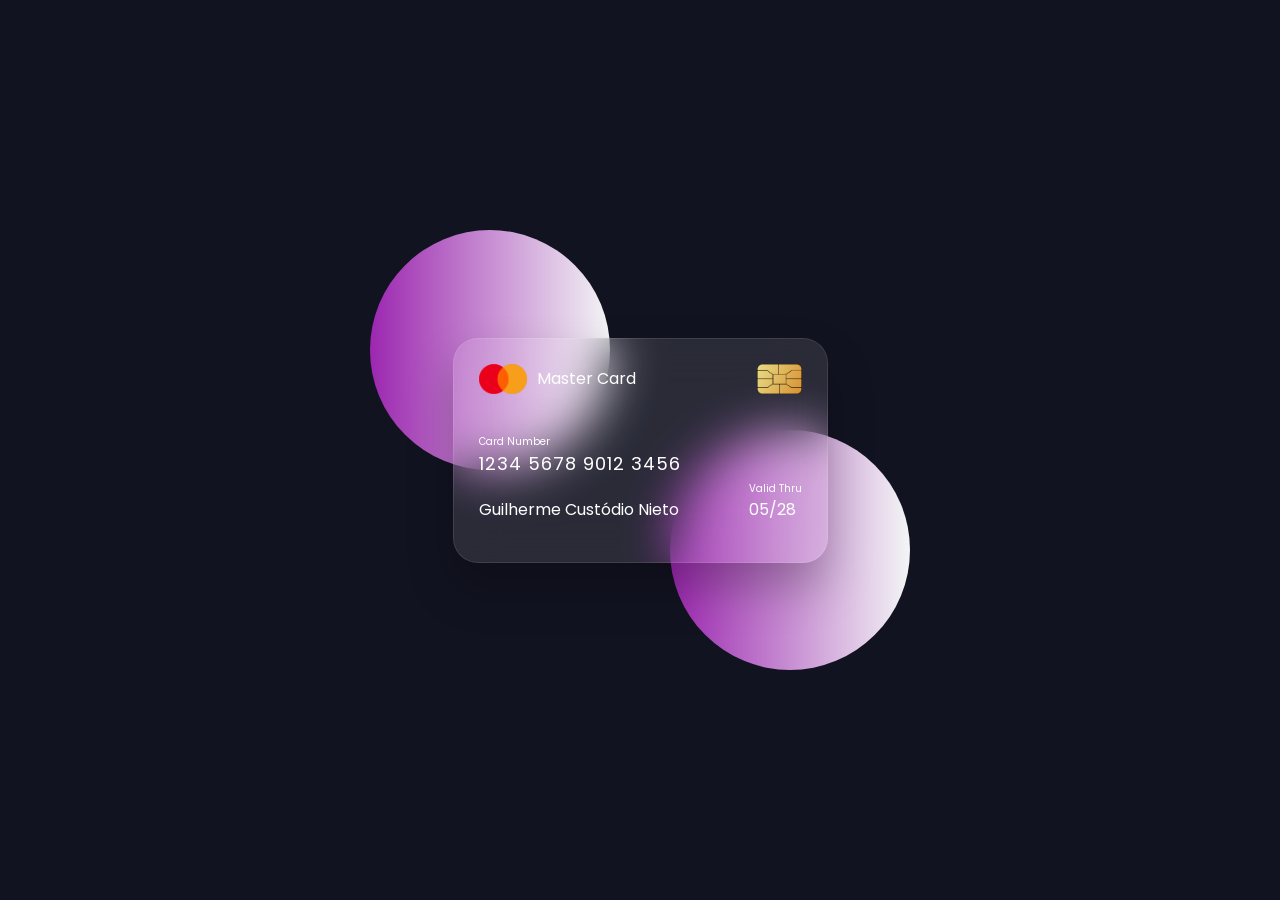
<file: flipping-card/index.html>
<!doctype html>
<html lang="en">
  <head>
    <meta charset="UTF-8" />
    <meta name="viewport" content="width=device-width, initial-scale=1.0" />
    <title>Flipping Card UI Design</title>
    <link rel="stylesheet" href="style.css" />
  </head>
  <body>
    <section>
      <div class="container">
        <div class="card front-face">
          <header>
            <span class="logo">
              <img src="images/logo.png" alt="Logo" />
              <h5>Master Card</h5>
            </span>
            <img src="images/chip.png" alt="Chip" class="chip" />
          </header>

          <div class="card-details">
            <div class="name-number">
              <h6>Card Number</h6>
              <h5 class="number">1234 5678 9012 3456</h5>
              <h5 class="name">Guilherme Custódio Nieto</h5>
            </div>

            <div class="valid-date">
              <h6>Valid Thru</h6>
              <h5>05/28</h5>
            </div>
          </div>
        </div>

        <div class="card back-face">
          <h6>
            For customer service call +977 4343 3433 or email at
            martercard@gmail.com
          </h6>
          <span class="magnetic-strip"></span>
          <div class="signature"><i>005</i></div>
          <h5>
            Lorem, ipsum dolor sit amet consectetur adipisicing elit.
            Repudiandae natus iusto unde officiis, fugiat eos!
          </h5>
        </div>
      </div>
    </section>
  </body>
</html>
</file>
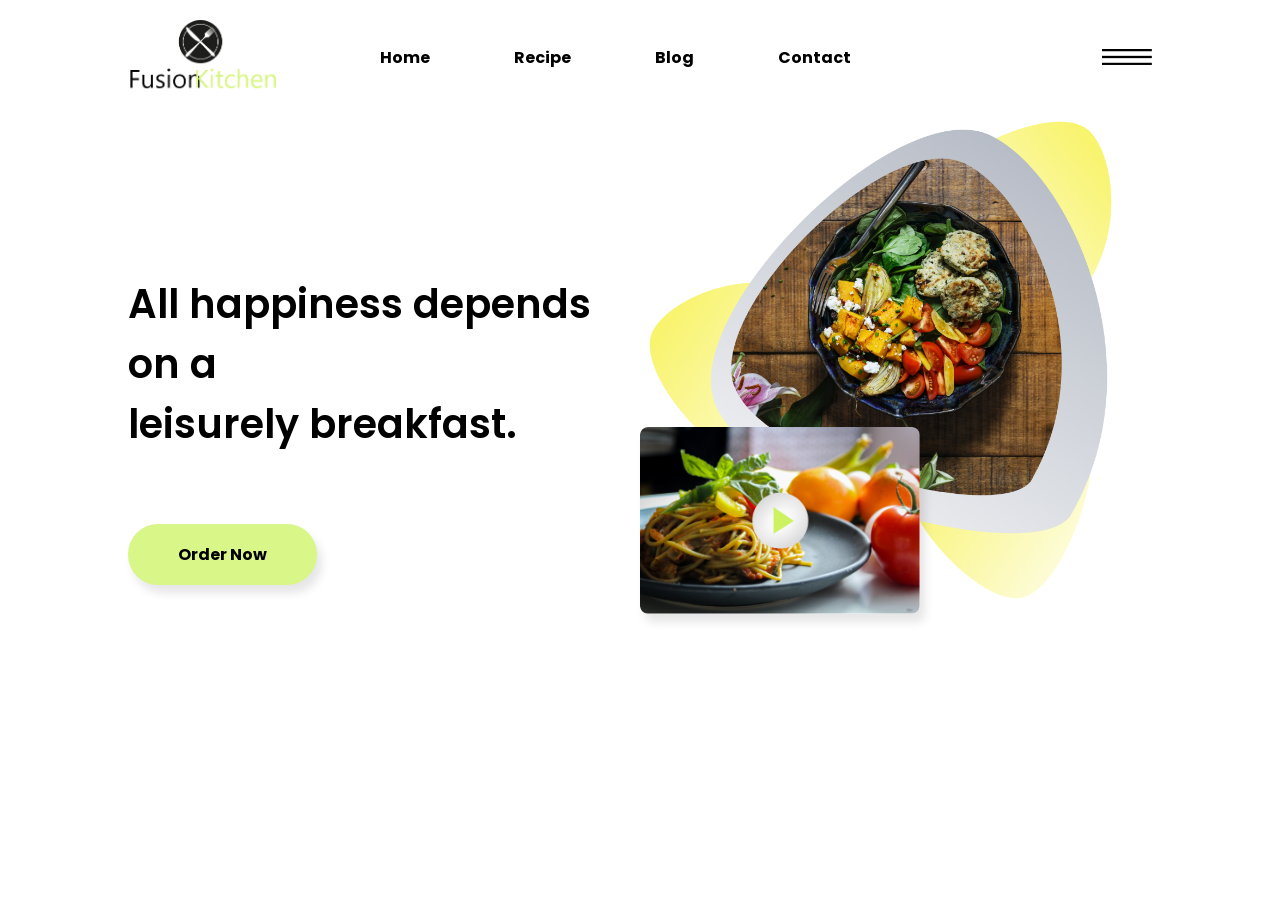
<file: fusion-kitchen/index.html>
<!doctype html>
<html lang="en">
  <head>
    <meta charset="UTF-8" />
    <meta name="viewport" content="width=device-width, initial-scale=1.0" />
    <title>Kitchen WebSite</title>
    <link rel="stylesheet" href="style.css" />
  </head>
  <body>
    <div class="hero">
      <nav>
        <img src="assets/logo.png" alt="logo" class="logo" />
        <ul>
          <li><a href="">Home</a></li>
          <li><a href="">Recipe</a></li>
          <li><a href="">Blog</a></li>
          <li><a href="">Contact</a></li>
        </ul>
        <img src="assets/menu.png" alt="menu" class="menu-img" />
      </nav>
      <div class="row">
        <div class="col">
          <h1>All happiness depends on a <br />leisurely breakfast.</h1>
          <a href="">Order Now</a>
        </div>
        <div class="col">
          <img src="assets/pic1.png" alt="pic 1" class="feature-img" />
          <img src="assets/pic2.png" alt="pic 1" class="thumbnail-img" />
        </div>
      </div>
    </div>
  </body>
</html>
</file>
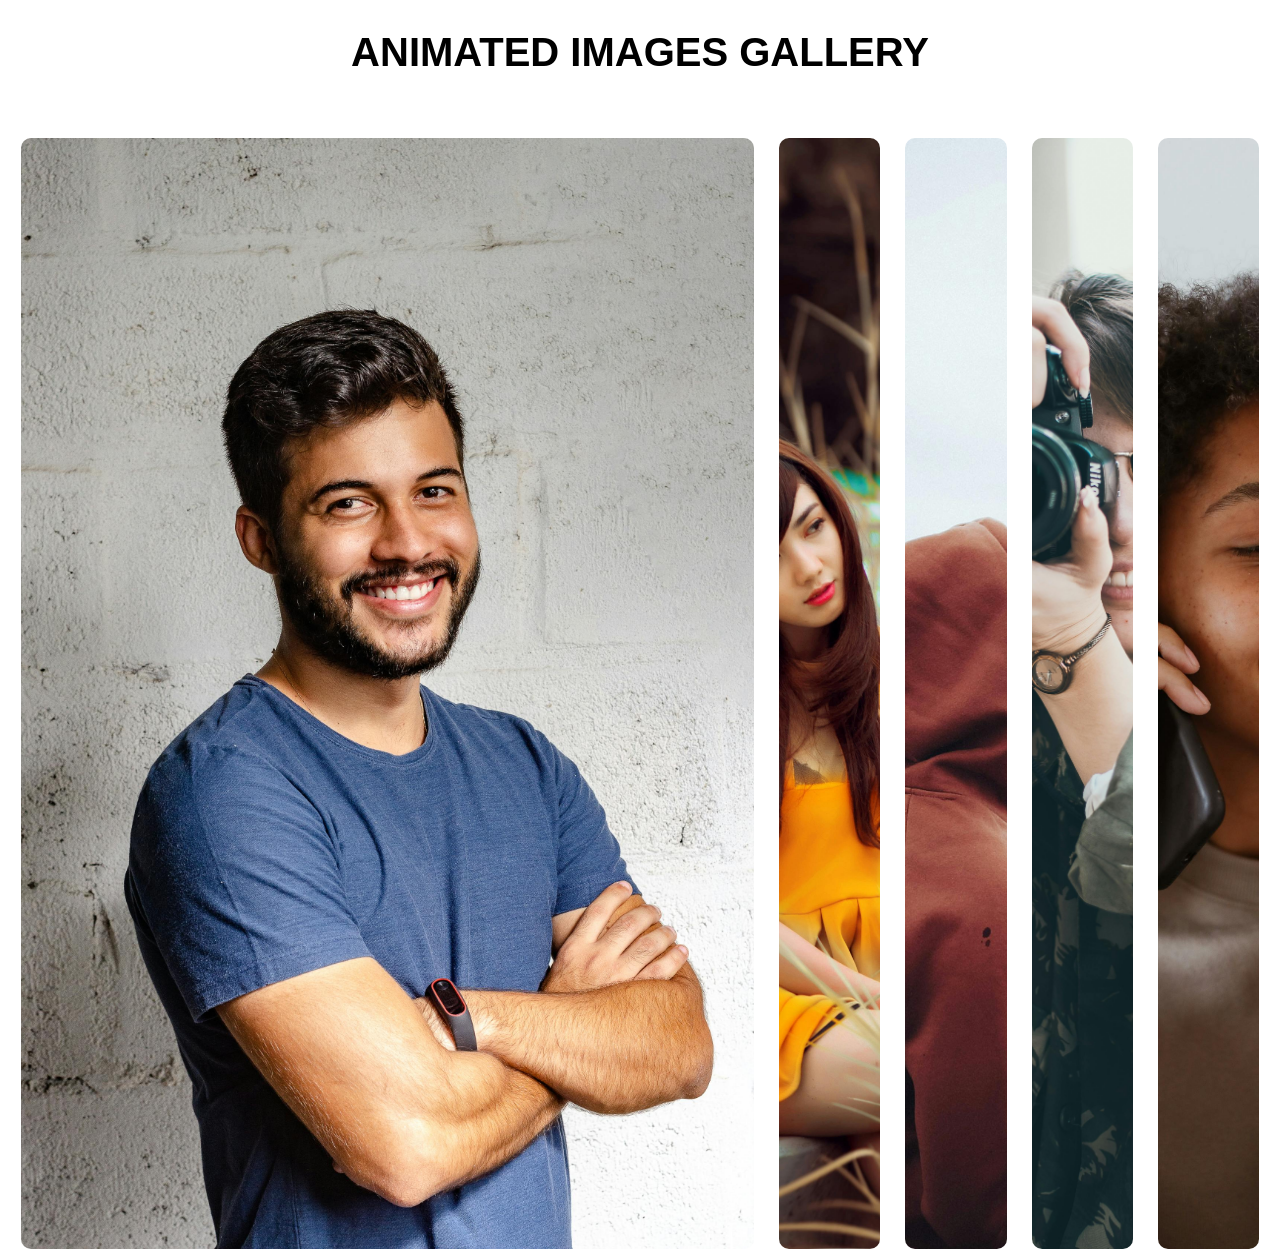
<file: gallery/index.html>
<!doctype html>
<html lang="en">
  <head>
    <meta charset="UTF-8" />
    <meta name="viewport" content="width=device-width, initial-scale=1.0" />
    <link rel="stylesheet" href="style.css" />
    <title>Gallery WebSite</title>
  </head>
  <body>
    <h1>ANIMATED IMAGES GALLERY</h1>
    <div class="gallery">
      <div class="image-box active">
        <img src="assets/img1.jpg" alt="Image 1" />
      </div>

      <div class="image-box">
        <img src="assets/img2.jpg" alt="Image 2" />
      </div>
      <div class="image-box">
        <img src="assets/img3.jpg" alt="Image 3" />
      </div>
      <div class="image-box">
        <img src="assets/img4.jpg" alt="Image 4" />
      </div>
      <div class="image-box">
        <img src="assets/img5.jpg" alt="Image 5" />
      </div>
    </div>
  </body>
</html>
</file>
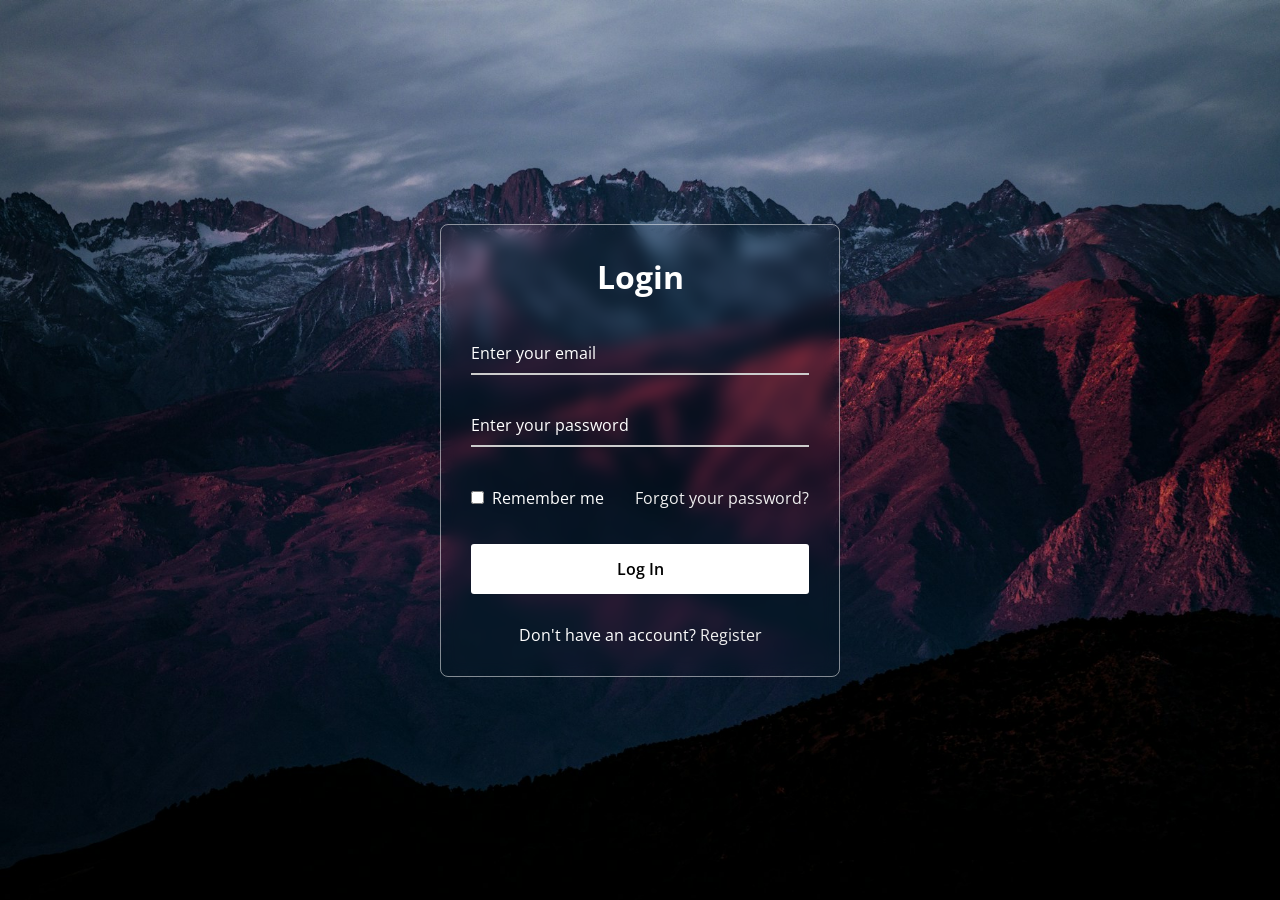
<file: glassmorphism-login/index.html>
<!doctype html>
<html lang="en">
  <head>
    <meta charset="UTF-8" />
    <meta name="viewport" content="width=, initial-scale=1.0" />
    <title>Glassmorphism</title>
    <link rel="stylesheet" href="style.css" />
  </head>
  <body>
    <div class="login-wrapper">
      <form action="">
        <h2>Login</h2>
        <div class="input-field">
          <input type="text" required name="email" />
          <label for="email">Enter your email</label>
        </div>
        <div class="input-field">
          <input type="password" required name="password" />
          <label for="password">Enter your password</label>
        </div>
        <div class="password-options">
          <label for="remember">
            <input type="checkbox" id="remember" />
            <p>Remember me</p>
          </label>
          <a href="">Forgot your password?</a>
        </div>
        <button type="submit">Log In</button>
        <div class="account-options">
          <p>Don't have an account? <a href="">Register</a></p>
        </div>
      </form>
    </div>
  </body>
</html>
</file>
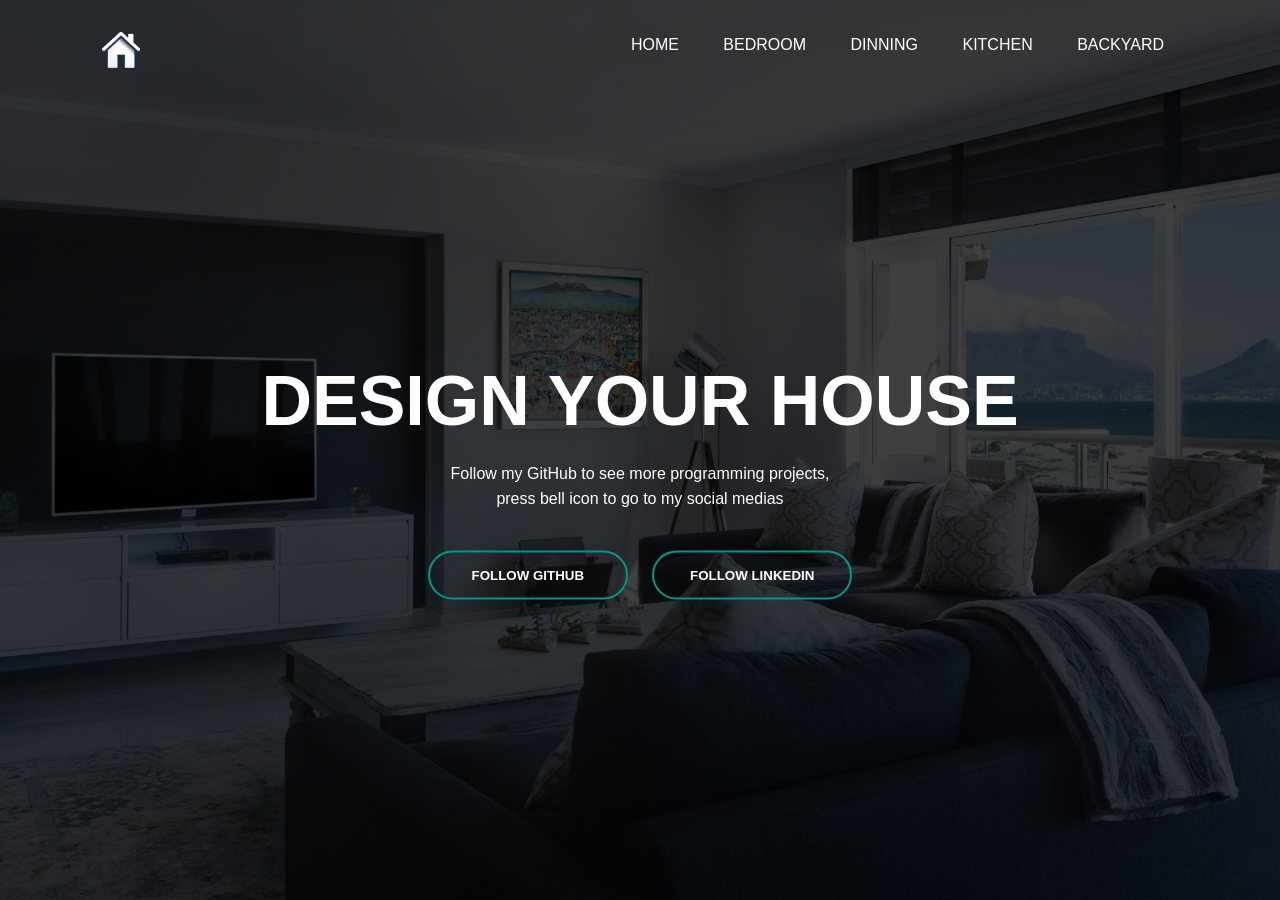
<file: house-design-landing-page/index.html>
<!doctype html>
<html lang="en">
  <head>
    <meta charset="UTF-8" />
    <meta name="viewport" content="width=device-width, initial-scale=1.0" />
    <link rel="stylesheet" href="css/style.css" />
    <title>Design WebSite</title>
  </head>
  <body>
    <div class="banner">
      <div class="navbar">
        <img src="assets/logo.png" alt="logo" class="logo" />
        <ul>
          <li><a href="#">Home</a></li>
          <li><a href="#">Bedroom</a></li>
          <li><a href="#">Dinning</a></li>
          <li><a href="#">Kitchen</a></li>
          <li><a href="#">Backyard</a></li>
        </ul>
      </div>

      <div class="content">
        <h1>DESIGN YOUR HOUSE</h1>
        <p>
          Follow my GitHub to see more programming projects, <br />
          press bell icon to go to my social medias
        </p>

        <div>
          <button type="button"><span></span>FOLLOW GITHUB</button>
          <button type="button"><span></span>FOLLOW LINKEDIN</button>
        </div>
      </div>
    </div>
  </body>
</html>
<!-- https://www.youtube.com/watch?v=PgAZ8KzfhO8 -->
</file>
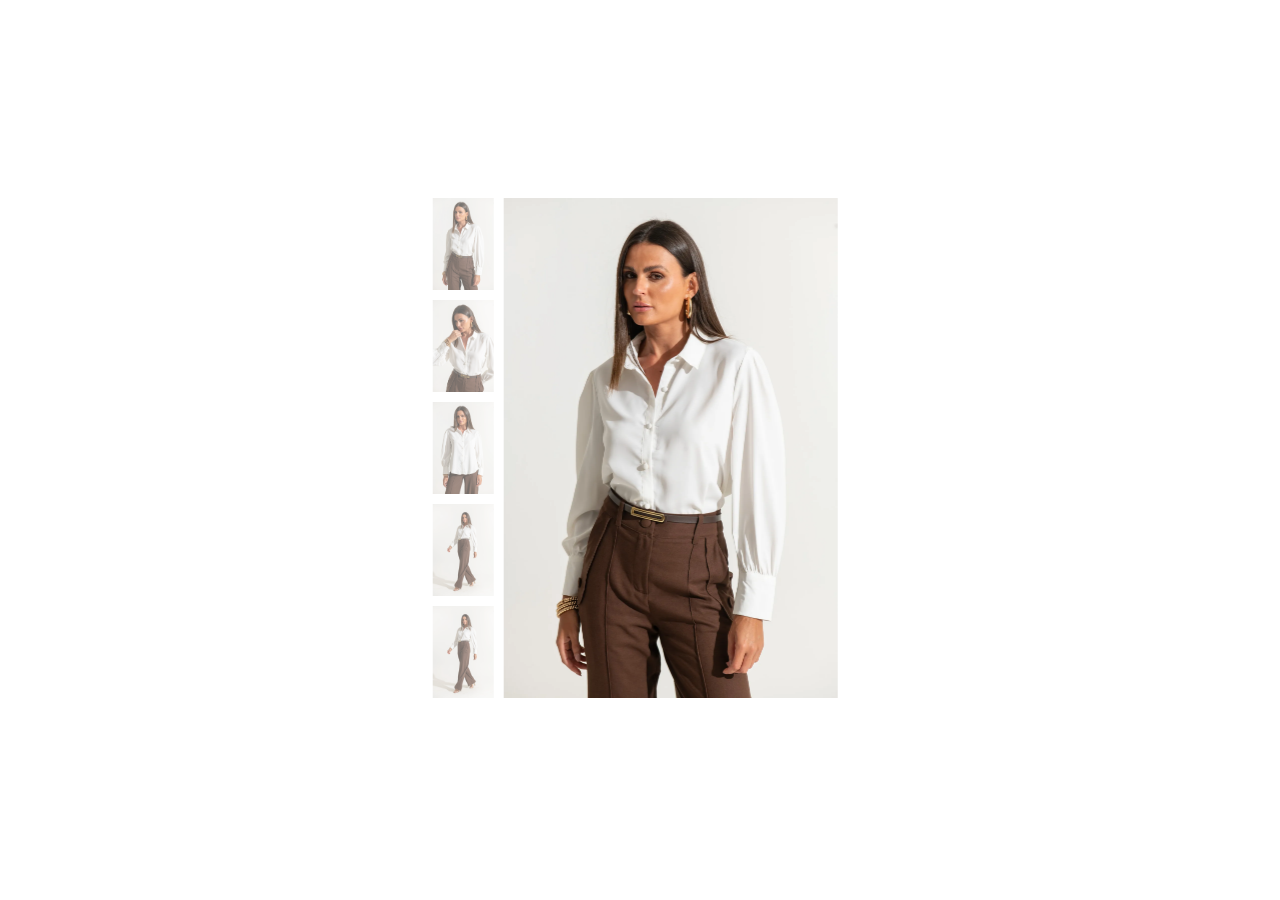
<file: image-gallery/index.html>
<!doctype html>
<html lang="en">
  <head>
    <meta charset="UTF-8" />
    <meta name="viewport" content="width=device-width, initial-scale=1.0" />
    <link rel="stylesheet" href="css/style.css" />
    <title>Image Gallery</title>
  </head>
  <body>
    <div class="product">
      <div class="product-small-img">
        <img
          src="assets/image1.png"
          alt="Imagem de roupas 1"
          onclick="switchImage(this)"
        />
        <img
          src="assets/image2.png"
          alt="Imagem de roupas 2"
          onclick="switchImage(this)"
        />
        <img
          src="assets/image3.png"
          alt="Imagem de roupas 3"
          onclick="switchImage(this)"
        />
        <img
          src="assets/image4.png"
          alt="Imagem de roupas 4"
          onclick="switchImage(this)"
        />
        <img
          src="assets/image5.png"
          alt="Imagem de roupas 5"
          onclick="switchImage(this)"
        />
      </div>
      <div class="img-container">
        <img
          src="assets/image1.png"
          alt="Imagem de roupas principal"
          id="imageBox"
        />
      </div>
    </div>
    <script>
      function switchImage(smallImg) {
        var fullImg = document.getElementById("imageBox");
        fullImg.src = smallImg.src;
      }
    </script>
  </body>
</html>
<!-- https://www.youtube.com/watch?v=EoOK-YG-C1o&list=PLjwm_8O3suyOwElnplQ3quKEHsOuHyP9R&index=19 -->
</file>
<file: style.css>
/* =============================================
   TOKENS & RESET
   ============================================= */
:root {
  --bg: #0b0b0f;
  --bg-card: #111118;
  --bg-card-h: #17171f;
  --border: rgba(255, 255, 255, 0.07);
  --border-h: rgba(255, 255, 255, 0.18);
  --accent: #c8f135;
  --accent-2: #6ef0c4;
  --text: #e8e8f0;
  --text-muted: #7a7a90;
  --font-display: "Bebas Neue", sans-serif;
  --font-body: "DM Sans", sans-serif;
  --radius: 12px;
  --transition: 0.3s cubic-bezier(0.25, 0.46, 0.45, 0.94);
}

*,
*::before,
*::after {
  box-sizing: border-box;
  margin: 0;
  padding: 0;
}

html {
  scroll-behavior: smooth;
}

body {
  background-color: var(--bg);
  color: var(--text);
  font-family: var(--font-body);
  font-size: 1rem;
  line-height: 1.6;
  min-height: 100vh;
  overflow-x: hidden;
}

.sr-only {
  position: absolute;
  width: 1px;
  height: 1px;
  padding: 0;
  margin: -1px;
  overflow: hidden;
  clip: rect(0, 0, 0, 0);
  white-space: nowrap;
  border: 0;
}

/* =============================================
   HEADER
   ============================================= */
.site-header {
  position: relative;
  padding: 6rem 2rem 4rem;
  text-align: center;
  overflow: hidden;
  border-bottom: 1px solid var(--border);
}

.header-inner {
  position: relative;
  z-index: 2;
}

.header-label {
  font-family: var(--font-display);
  font-size: 0.95rem;
  letter-spacing: 0.35em;
  color: var(--accent);
  margin-bottom: 0.5rem;
  text-transform: uppercase;
}

.header-title {
  display: flex;
  flex-direction: column;
  align-items: center;
  font-family: var(--font-display);
  font-size: clamp(5rem, 18vw, 14rem);
  line-height: 0.9;
  letter-spacing: -0.02em;
  color: var(--text);
  margin-bottom: 1.5rem;
}

/* título pintado — sem borda, cor sólida */
.title-line.accent {
  color: var(--accent);
}

/* Decorative circles */
.header-deco {
  position: absolute;
  inset: 0;
  z-index: 1;
  pointer-events: none;
}

.deco-circle {
  position: absolute;
  border-radius: 50%;
  border: 1px solid var(--border);
}

.deco-1 {
  width: 500px;
  height: 500px;
  top: -200px;
  left: -150px;
  border-color: rgba(200, 241, 53, 0.08);
}

.deco-2 {
  width: 320px;
  height: 320px;
  bottom: -100px;
  right: -80px;
  border-color: rgba(110, 240, 196, 0.07);
}

.deco-3 {
  width: 160px;
  height: 160px;
  top: 40px;
  right: 15%;
  border-color: rgba(200, 241, 53, 0.1);
  background: radial-gradient(
    circle,
    rgba(200, 241, 53, 0.04),
    transparent 70%
  );
}

/* =============================================
   PROJECTS GRID
   ============================================= */
.projects-section {
  max-width: 1300px;
  margin: 0 auto;
  padding: 2rem 2rem 6rem;
}

.projects-grid {
  display: grid;
  grid-template-columns: repeat(auto-fill, minmax(280px, 1fr));
  gap: 1rem;
  list-style: none;
}

/* =============================================
   PROJECT CARD
   ============================================= */
.project-card {
  border-radius: var(--radius);
  background: var(--bg-card);
  border: 1px solid var(--border);
  transition:
    border-color var(--transition),
    background var(--transition),
    transform var(--transition),
    box-shadow var(--transition);
  position: relative;
  overflow: hidden;
}

.project-card:hover {
  background: var(--bg-card-h);
  border-color: var(--border-h);
  transform: translateY(-3px);
  box-shadow:
    0 12px 40px rgba(0, 0, 0, 0.4),
    0 0 0 1px rgba(200, 241, 53, 0.1);
}

.card-link {
  display: grid;
  grid-template-columns: auto 1fr auto;
  grid-template-rows: auto auto;
  align-items: start;
  column-gap: 0.75rem;
  row-gap: 0.3rem;
  padding: 1.5rem;
  text-decoration: none;
  color: inherit;
  border-radius: var(--radius);
  outline-offset: 3px;
}

.card-link:focus-visible {
  outline: 2px solid var(--accent);
  outline-offset: 4px;
}

/* Número — fonte menor e opacidade reduzida, sem Bebas Neue */
.card-number {
  font-family: var(--font-body);
  font-size: 0.78rem;
  font-weight: 400;
  color: var(--text-muted);
  grid-row: 1;
  grid-column: 1;
  line-height: 1.4;
}

.card-name {
  font-size: 1.05rem;
  font-weight: 500;
  color: var(--text);
  grid-row: 1;
  grid-column: 2;
  line-height: 1.3;
  transition: color var(--transition);
}

.project-card:hover .card-name {
  color: #fff;
}

.card-tag {
  font-size: 0.72rem;
  font-weight: 300;
  letter-spacing: 0.06em;
  color: var(--text-muted);
  text-transform: uppercase;
  grid-row: 2;
  grid-column: 2;
  transition: color var(--transition);
}

.project-card:hover .card-tag {
  color: var(--accent-2);
}

.card-arrow {
  font-size: 1.1rem;
  color: var(--text-muted);
  grid-row: 1;
  grid-column: 3;
  align-self: center;
  transition:
    color var(--transition),
    transform var(--transition);
  line-height: 1;
}

.project-card:hover .card-arrow {
  color: var(--accent);
  transform: translate(2px, -2px);
}

/* =============================================
   FOOTER
   ============================================= */
.site-footer {
  border-top: 1px solid var(--border);
  padding: 2rem;
}

.footer-inner {
  max-width: 1300px;
  margin: 0 auto;
  display: flex;
  justify-content: space-between;
  align-items: center;
  flex-wrap: wrap;
  gap: 0.5rem;
}

.footer-credit,
.footer-year {
  font-size: 0.82rem;
  color: var(--text-muted);
  font-weight: 300;
  letter-spacing: 0.04em;
}

.footer-year {
  font-family: var(--font-display);
  font-size: 0.9rem;
  letter-spacing: 0.12em;
  color: rgba(200, 241, 53, 0.5);
}

/* =============================================
   ANIMAÇÕES DE ENTRADA
   ============================================= */
@keyframes fadeUp {
  from {
    opacity: 0;
    transform: translateY(20px);
  }
  to {
    opacity: 1;
    transform: translateY(0);
  }
}

.site-header {
  animation: fadeUp 0.7s ease both;
}
.projects-grid {
  animation: fadeUp 0.7s 0.2s ease both;
}

/* =============================================
   RESPONSIVIDADE
   ============================================= */
@media (max-width: 600px) {
  .site-header {
    padding: 4rem 1.25rem 3rem;
  }
  .projects-section {
    padding: 1.5rem 1.25rem 4rem;
  }
  .projects-grid {
    grid-template-columns: 1fr;
    gap: 0.75rem;
  }
  .footer-inner {
    flex-direction: column;
    text-align: center;
  }
}

@media (min-width: 601px) and (max-width: 900px) {
  .projects-grid {
    grid-template-columns: repeat(2, 1fr);
  }
}

@media (min-width: 1200px) {
  .projects-grid {
    grid-template-columns: repeat(4, 1fr);
  }
}

@media (prefers-reduced-motion: reduce) {
  *,
  *::before,
  *::after {
    animation-duration: 0.01ms !important;
    transition-duration: 0.01ms !important;
  }
}
</file>
<file: background-animation/css/style.css>
* {
  margin: 0px;
  padding: 0px;
}

.welcome {
  background-image: linear-gradient(#ff5722, #ffc107);
  position: relative;
  height: 100vh;
  overflow: hidden;
  font-family: sans-serif;
}

h1 {
  color: #fff;
  position: absolute;
  top: 50%;
  left: 50%;
  transform: translate(-50%, -50%);
  font-size: 70px;
  z-index: 1;
}

ul li {
  position: absolute;
  border: 1px solid #fff;
  width: 30px;
  height: 30px;
  list-style: none;
  opacity: 0;
  background: #fff;
}

.square li {
  top: 50vh;
  left: 45vw;
  animation: square 10s linear infinite;
}

.square li:nth-child(2) {
  top: 80vh;
  left: 10vw;
  animation-delay: 2s;
}

.square li:nth-child(3) {
  top: 80vh;
  left: 85vw;
  animation-delay: 4s;
}

.square li:nth-child(4) {
  top: 10vh;
  left: 70vw;
  animation-delay: 6s;
}

.square li:nth-child(5) {
  top: 10vh;
  left: 10vw;
  animation-delay: 8s;
}

@keyframes square {
  0% {
    transform: scale(0) rotateY("0deg");
    opacity: 1;
  }

  100% {
    transform: scale(5);
    opacity: 0;
  }
}

.circle li {
  bottom: 0;
  left: 15vw;
  animation: circle 10s linear infinite;
}

.circle li:nth-child(2) {
  left: 35vw;
  animation-delay: 2s;
}

.circle li:nth-child(3) {
  left: 55vw;
  animation-delay: 6s;
}

.circle li:nth-child(4) {
  left: 75vw;
  animation-delay: 4s;
}

.circle li:nth-child(5) {
  left: 90vw;
  animation-delay: 8s;
}

@keyframes circle {
  0% {
    transform: scale(0) rotate(0deg);
    opacity: 1;
    bottom: 0;
    border-radius: 0;
  }

  100% {
    transform: scale(5) rotate(1000deg);
    opacity: 1;
    bottom: 90vh;
    border-radius: 50%;
  }
}
</file>
<file: btn-hover-animation/style.css>
@import url("https://fonts.googleapis.com/css2?family=Poppins:ital,wght@0,100;0,200;0,300;0,400;0,500;0,600;0,700;0,800;0,900;1,100;1,200;1,300;1,400;1,500;1,600;1,700;1,800;1,900&display=swap");
* {
  margin: 0;
  padding: 0;
  box-sizing: border-box;
  font-family: "Poppins", sans-serif;
}
html,
body {
  display: grid;
  height: 100vh;
  place-items: center;
  background: #000;
  width: 100vw;
}
.btn a {
  height: 70px;
  width: 220px;
  display: block;
  text-align: center;
  border-radius: 10px;
  background: linear-gradient(
    155deg,
    #4fcf70,
    #fad648,
    #a767e5,
    #12bcfe,
    #44ce7b
  );
  position: relative;
}

.btn a span {
  width: 88%;
  width: 96%;
  display: block;
  position: absolute;
  top: 50%;
  left: 50%;
  transform: translate(-50%, -50%);
  border-radius: 6px;
  line-height: 62px;
  color: #f5f5f5;
  font-size: 25px;
  background: #111;
}

.btn a:hover {
  animation: animate 0.4s linear infinite;
}

@keyframes animate {
  100% {
    filter: hue-rotate(-360deg);
  }
}
</file>
<file: buddah-tutorial/css/style.css>
* {
  margin: 0;
  padding: 0;
  font-family: sans-serif;
}

.container {
  height: 100vh;
  width: 100%;
  position: relative;
  background-color: #191513;
}

.navbar {
  width: 90%;
  display: flex;
  align-items: center;
  justify-content: space-between;
  margin: auto;
}

.logo img {
  width: 50px;
  cursor: pointer;
  margin: 35px 0;
}

nav ul li {
  list-style: none;
  display: inline-block;
  margin-right: 30px;
}

nav ul li a {
  text-decoration: none;
  color: #999;
  font-size: 12px;
  padding: 5px 2px;
}

nav ul li a:hover {
  color: #fff;
  border-bottom: 3px solid #eea16d;
}

.content-row {
  width: 85%;
  display: flex;
  align-items: center;
  margin: auto;
}

.left-col,
.right-col {
  flex-basis: 50%;
}

.left-col {
  padding: 50px 0px;
}

.search {
  width: 260px;
  display: flex;
  align-items: center;
  padding: 8px 15px;
  box-sizing: border-box;
  border: 1px solid #4e3829;
  border-radius: 20px;
}

.search img {
  height: 16px;
  margin-right: 10px;
  cursor: pointer;
  opacity: 0.5;
}

.search input {
  width: 100%;
  outline: none;
  border: 0;
  color: #999;
  background: transparent;
  font-size: 14px;
}
hr {
  width: 160px;
  height: 4px;
  background: #eea16d;
  margin: 30px 0;
  border: none;
}

h1 {
  font-size: 40px;
  color: #fff;
  letter-spacing: 2px;
}

p {
  color: #999;
  margin: 30px 0;
  font-size: 14px;
  line-height: 22px;
}

.indicator {
  display: flex;
}

span {
  width: 5px;
  height: 5px;
  border: 1px solid #eea16d;
  border-radius: 50%;
  margin-right: 5px;
}

.active {
  background: #eea16d;
}

.right-col img {
  width: 100%;
}

.social-links {
  position: absolute;
  right: 30px;
  top: 50%;
  transform: translateY(-50%);
}

.social-links img {
  width: 15px;
  display: block;
  margin: 30px 0;
}
</file>
<file: camera-website/css/style.css>
@import url("https://fonts.googleapis.com/css2?family=Poppins:ital,wght@0,100;0,200;0,300;0,400;0,500;0,600;0,700;0,800;0,900;1,100;1,200;1,300;1,400;1,500;1,600;1,700;1,800;1,900&display=swap");
* {
  margin: 0;
  padding: 0;
  box-sizing: border-box;
  font-family: "Poppins", sans-serif;
}

body {
  height: 100vh;
  width: 100%;
  display: flex;
  align-items: center;
  justify-content: center;
  background: #e6e6e6;
}

.container {
  display: flex;
  max-width: 720px;
  justify-content: space-between;
  background: #ffff;
  border-radius: 12px;
  box-shadow: 0 5px 10px rgba(0, 0, 0, 0.15);
  position: relative;
}

.container::before {
  position: absolute;
  content: "";
  left: 0;
  top: 0;
  height: 100%;
  width: 100%;
  background: linear-gradient(135deg, #fd9bb0 10%, #f6416c 100%);
  clip-path: circle(65% at right 35%);
}

.box.one {
  padding: 35px 5px 0 35px;
}

.box.one .details .topic {
  font-size: 30px;
  font-weight: 500;
}

.box.one .details p {
  color: #737373;
  font-size: 13px;
  font-weight: 500;
}

.box.one .details .rating {
  color: #fd9bb0;
}

.box.one .details .price-box {
  margin-top: 16px;
}

.details .price-box .discount {
  font-size: 20px;
  color: #737373;
  margin: 10px 0 0 12px;
  position: relative;
}

.price-box .discount::before {
  content: "";
  position: absolute;
  height: 1px;
  width: 100px;
  background: #737373;
  top: 50%;
  left: -8px;
}

.price-box .price {
  color: #fc6989;
  font-size: 30px;
}

.box.one .button1 {
  margin-top: 55px;
}

.box.one .button1 button {
  outline: none;
  background-color: #00e6e6;
  padding: 8px 16px;
  color: #fff;
  border-radius: 6px;
  font-size: 18px;
  font-weight: 500;
  border: none;
  transition: all 0.3s ease;
  cursor: pointer;
}

.container .box.two .image-box {
  position: relative;
  text-align: right;
  right: 0;
  bottom: 32px;
}

.box.one .button1 button:hover {
  transform: scale(0.89);
}

.container .box.two .image {
  height: 340px;
  width: 430px;
}
.box.two .image img {
  height: 100%;
  width: 100%;
  object-fit: cover;
}

.box.two .info {
  margin: 0 35px 0 0;
}

.box.two .info .brand {
  font-weight: 600;
  font-size: 17px;
  color: #c9032e;
}

.box.two .info .name {
  font-size: 20px;
  font-weight: 500;
  color: #fff;
}

.box.two .info .shipping {
  font-size: 14px;
  font-weight: 400;
  color: #000;
}

.box.two .info .button2 {
  margin: 17px 0;
}

.box.two .info .button2 button {
  outline: none;
  border: 1px solid #fff;
  padding: 8px 16px;
  color: #fff;
  border-radius: 6px;
  font-size: 15px;
  font-weight: 400;
  background: transparent;
  cursor: pointer;
}
</file>
<file: contact-us-form/style.css>
@import url("https://fonts.googleapis.com/css2?family=Poppins:ital,wght@0,100;0,200;0,300;0,400;0,500;0,600;0,700;0,800;0,900;1,100;1,200;1,300;1,400;1,500;1,600;1,700;1,800;1,900&display=swap");
* {
  margin: 0;
  padding: 0;
  box-sizing: border-box;
  font-family: "Poppins", sans-serif;
}

body {
  height: 100vh;
  width: 100%;
  display: flex;
  align-items: center;
  justify-content: center;
  background: #fae9fb;
}

.container {
  max-width: 1050px;
  width: 100%;
  background: #fff;
  border-radius: 12px;
  margin: 0 20px;
  box-shadow: 0 5px 10px rgba(0, 0, 0, 0.15);
}

.container .content {
  display: flex;
  align-items: center;
  justify-content: space-between;
  padding: 25px 20px;
}

.image-box img {
  width: 100%;
}

.image-box {
  max-width: 55%;
}

.content .topic {
  font-size: 22px;
  font-weight: 500;
  color: #ba24c2;
}

.content form {
  width: 40%;
  margin-right: 30px;
}

.content .input-box {
  height: 50px;
  width: 100%;
  margin: 16px 0;
  position: relative;
}

.content .input-box input {
  position: absolute;
  height: 100%;
  width: 100%;
  border-radius: 6px;
  outline: none;
  background-color: #fae9fb;
  border: 2px solid transparent;
  padding-left: 16px;
  font-size: 16px;
  transition: all 0.3s ease;
}

.content .input-box label {
  position: absolute;
  left: 18px;
  top: 50%;
  transform: translateY(-50%);
  color: #636c78;
  font-size: 15px;
  pointer-events: none;
  transition: all 0.3s ease;
}

.content .input-box input:focus ~ label,
.content .input-box input:valid ~ label {
  top: 0;
  left: 12px;
  color: #ba24c2;
  background: #fff;
  display: 14px;
}

.content .message-box {
  min-height: 100px;
  position: relative;
}

.content .message-box textarea {
  position: absolute;
  height: 100%;
  width: 100%;
  resize: none;
  border-radius: 6px;
  outline: none;
  background: #fae9fb;
  border: 2px solid transparent;
  transition: all 0.3s ease;
}

.content .message-box label {
  position: absolute;
  font-size: 16px;
  color: #636c72;
  left: 18px;
  top: 6px;
  pointer-events: none;
  transition: all 0.3s ease;
}

.content .message-box textarea:focus {
  border-color: #ba24c2;
  background-color: #fff;
}

.content .message-box textarea:focus ~ label {
  left: 12px;
  color: #ba24c2;
  border-color: #ba24c2;
  top: -10px;
  background: #fff;
  font-size: 14px;
}

.content .input-box input[type="submit"] {
  padding-left: 0;
  font-size: 18px;
  font-weight: 500;
  color: #fff;
  background: #ba24c2;
  cursor: pointer;
  transition: all 0.3s ease;
  letter-spacing: 1px;
}

.content .input-box input[type="submit"]:hover {
  background-color: #d43dd4;
}

@media (max-width: 900px) {
  .content .image-box {
    display: none;
  }

  .content form {
    width: 100%;
    margin-right: 30px;
  }
}
</file>
<file: discover-website-carousel/css/style.css>
* {
  margin: 0;
  padding: 0;
  font-family: sans-serif;
}

#hero {
  width: 100%;
  height: 100vh;
  background-image: url("../assets/bg1.png");
  background-size: cover;
  background-position: center;
  position: relative;
}

.navbar {
  width: 90%;
  margin: auto;
  display: flex;
  align-items: center;
  justify-content: space-between;
  position: relative;
  z-index: 10;
}

.navbar .logo {
  width: 60px;
  margin: 30px 0;
  cursor: pointer;
}

.user {
  display: flex;
  align-items: center;
}

.user img {
  width: 30px;
  margin-left: 50px;
  cursor: pointer;
}

button {
  padding: 8px 25px;
  background: transparent;
  outline: none;
  border: 2px solid #fff;
  color: #fff;
  font-size: 12px;
  font-weight: bold;
  cursor: pointer;
}

.container {
  width: 50%;
  height: 100vh;
  background: rgba(86, 86, 86, 0.3);
  backdrop-filter: blur(10px);
  position: absolute;
  left: 0;
  top: 0;
}

.info {
  width: 80%;
  color: #fff;
  position: absolute;
  right: 0;
  top: 50%;
  transform: translateY(-50%);
}

.info h1 {
  font-size: 60px;
  letter-spacing: 10px;
}

.info p {
  color: #f0eef1;
  font-size: 11px;
  margin: 20px 0;
  line-height: 18px;
}

.info input {
  width: 50%;
  padding: 8px 10px;
  outline: none;
  border: 2px solid #fff;
  border-radius: 20px;
  background: transparent;
  color: #fff;
  font-size: 12px;
}

::placeholder {
  color: #ccc;
}

.slider {
  display: flex;
  align-items: center;
  position: absolute;
  right: 30px;
  bottom: 30px;
}

#prev,
#next {
  cursor: pointer;
  width: 20px;
}

.preview {
  display: flex;
  align-items: center;
  margin: 0 60px;
}

.preview img {
  width: 60px;
  margin: 0 10px;
  opacity: 0.4;
}

.preview .active {
  display: block;
  border: 3px solid #ffff;
  width: 100px;
  opacity: 1;
}
</file>
<file: extra/style.css>
/* =============================================
   TOKENS & RESET
   ============================================= */
:root {
  --bg: #0b0b0f;
  --bg-card: #111118;
  --bg-card-h: #17171f;
  --border: rgba(255, 255, 255, 0.07);
  --border-h: rgba(255, 255, 255, 0.18);
  --accent: #c8f135;
  --accent-2: #6ef0c4;
  --text: #e8e8f0;
  --text-muted: #7a7a90;
  --font-display: "Bebas Neue", sans-serif;
  --font-body: "DM Sans", sans-serif;
  --radius: 12px;
  --transition: 0.3s cubic-bezier(0.25, 0.46, 0.45, 0.94);
}

*,
*::before,
*::after {
  box-sizing: border-box;
  margin: 0;
  padding: 0;
}

html {
  scroll-behavior: smooth;
}

body {
  background-color: var(--bg);
  color: var(--text);
  font-family: var(--font-body);
  font-size: 1rem;
  line-height: 1.6;
  min-height: 100vh;
  overflow-x: hidden;
}

/* Utilitário de acessibilidade */
.sr-only {
  position: absolute;
  width: 1px;
  height: 1px;
  padding: 0;
  margin: -1px;
  overflow: hidden;
  clip: rect(0, 0, 0, 0);
  white-space: nowrap;
  border: 0;
}

/* =============================================
   SKIP LINK (acessibilidade)
   ============================================= */
a[href="#main-content"] {
  position: absolute;
  top: -100%;
  left: 1rem;
  background: var(--accent);
  color: #000;
  padding: 0.5rem 1rem;
  border-radius: var(--radius);
  font-weight: 500;
  z-index: 9999;
  transition: top 0.2s;
  text-decoration: none;
}
a[href="#main-content"]:focus {
  top: 1rem;
}

/* =============================================
   HEADER
   ============================================= */
.site-header {
  position: relative;
  padding: 6rem 2rem 4rem;
  text-align: center;
  overflow: hidden;
  border-bottom: 1px solid var(--border);
}

.header-inner {
  position: relative;
  z-index: 2;
}

.header-label {
  font-family: var(--font-display);
  font-size: 0.95rem;
  letter-spacing: 0.35em;
  color: var(--accent);
  margin-bottom: 0.5rem;
  text-transform: uppercase;
}

.header-title {
  display: flex;
  flex-direction: column;
  align-items: center;
  font-family: var(--font-display);
  font-size: clamp(5rem, 18vw, 14rem);
  line-height: 0.9;
  letter-spacing: -0.02em;
  color: var(--text);
  margin-bottom: 1.5rem;
}

.title-line.accent {
  color: var(--accent);
  -webkit-text-stroke: 2px var(--accent);
  color: transparent;
}

.header-sub {
  font-size: clamp(0.85rem, 2vw, 1.05rem);
  font-weight: 300;
  color: var(--text-muted);
  letter-spacing: 0.05em;
  max-width: 480px;
  margin: 0 auto;
}

/* Decorative circles */
.header-deco {
  position: absolute;
  inset: 0;
  z-index: 1;
  pointer-events: none;
}

.deco-circle {
  position: absolute;
  border-radius: 50%;
  border: 1px solid var(--border);
}

.deco-1 {
  width: 500px;
  height: 500px;
  top: -200px;
  left: -150px;
  border-color: rgba(200, 241, 53, 0.08);
}

.deco-2 {
  width: 320px;
  height: 320px;
  bottom: -100px;
  right: -80px;
  border-color: rgba(110, 240, 196, 0.07);
}

.deco-3 {
  width: 160px;
  height: 160px;
  top: 40px;
  right: 15%;
  border-color: rgba(200, 241, 53, 0.1);
  background: radial-gradient(
    circle,
    rgba(200, 241, 53, 0.04),
    transparent 70%
  );
}

/* =============================================
   INTRO
   ============================================= */
.intro {
  max-width: 760px;
  margin: 0 auto;
  padding: 3.5rem 2rem 2rem;
  text-align: center;
}

.intro-text {
  font-size: clamp(1rem, 2.2vw, 1.2rem);
  font-weight: 300;
  font-style: italic;
  color: var(--text-muted);
  line-height: 1.8;
}

.intro-line {
  width: 60px;
  height: 2px;
  background: linear-gradient(90deg, var(--accent), var(--accent-2));
  margin: 2rem auto 0;
  border-radius: 2px;
}

/* =============================================
   PROJECTS GRID
   ============================================= */
.projects-section {
  max-width: 1300px;
  margin: 0 auto;
  padding: 2rem 2rem 6rem;
}

.projects-grid {
  display: grid;
  grid-template-columns: repeat(auto-fill, minmax(280px, 1fr));
  gap: 1rem;
  list-style: none;
  counter-reset: none;
}

/* =============================================
   PROJECT CARD
   ============================================= */
.project-card {
  border-radius: var(--radius);
  background: var(--bg-card);
  border: 1px solid var(--border);
  transition:
    border-color var(--transition),
    background var(--transition),
    transform var(--transition),
    box-shadow var(--transition);
  position: relative;
  overflow: hidden;
}

.project-card::before {
  content: "";
  position: absolute;
  inset: 0;
  background: linear-gradient(
    135deg,
    rgba(200, 241, 53, 0.03),
    transparent 60%
  );
  opacity: 0;
  transition: opacity var(--transition);
  pointer-events: none;
  border-radius: var(--radius);
}

.project-card:hover {
  background: var(--bg-card-h);
  border-color: var(--border-h);
  transform: translateY(-3px);
  box-shadow:
    0 12px 40px rgba(0, 0, 0, 0.4),
    0 0 0 1px rgba(200, 241, 53, 0.1);
}

.project-card:hover::before {
  opacity: 1;
}

/* Card link */
.card-link {
  display: grid;
  grid-template-columns: auto 1fr auto;
  grid-template-rows: auto auto;
  align-items: start;
  column-gap: 0.75rem;
  row-gap: 0.3rem;
  padding: 1.5rem;
  text-decoration: none;
  color: inherit;
  border-radius: var(--radius);
  outline-offset: 3px;
}

.card-link:focus-visible {
  outline: 2px solid var(--accent);
  outline-offset: 4px;
}

/* Number */
.card-number {
  font-family: var(--font-display);
  font-size: 1.05rem;
  letter-spacing: 0.05em;
  color: var(--accent);
  grid-row: 1;
  grid-column: 1;
  line-height: 1.2;
  transition: color var(--transition);
}

/* Name */
.card-name {
  font-size: 1.05rem;
  font-weight: 500;
  color: var(--text);
  grid-row: 1;
  grid-column: 2;
  line-height: 1.3;
  transition: color var(--transition);
}

.project-card:hover .card-name {
  color: #fff;
}

/* Tag */
.card-tag {
  font-size: 0.72rem;
  font-weight: 300;
  letter-spacing: 0.06em;
  color: var(--text-muted);
  text-transform: uppercase;
  grid-row: 2;
  grid-column: 2;
  transition: color var(--transition);
}

.project-card:hover .card-tag {
  color: var(--accent-2);
}

/* Arrow */
.card-arrow {
  font-size: 1.1rem;
  color: var(--text-muted);
  grid-row: 1;
  grid-column: 3;
  align-self: center;
  transition:
    color var(--transition),
    transform var(--transition);
  line-height: 1;
}

.project-card:hover .card-arrow {
  color: var(--accent);
  transform: translate(2px, -2px);
}

/* Highlight destaque visual a cada 5 cards */
.project-card:nth-child(5n + 1) .card-number {
  color: var(--accent-2);
}
.project-card:nth-child(5n + 1):hover .card-arrow {
  color: var(--accent-2);
}

/* =============================================
   FOOTER
   ============================================= */
.site-footer {
  border-top: 1px solid var(--border);
  padding: 2rem;
}

.footer-inner {
  max-width: 1300px;
  margin: 0 auto;
  display: flex;
  justify-content: space-between;
  align-items: center;
  flex-wrap: wrap;
  gap: 0.5rem;
}

.footer-credit,
.footer-year {
  font-size: 0.82rem;
  color: var(--text-muted);
  font-weight: 300;
  letter-spacing: 0.04em;
}

.footer-year {
  font-family: var(--font-display);
  font-size: 0.9rem;
  letter-spacing: 0.12em;
  color: rgba(200, 241, 53, 0.5);
}

/* =============================================
   ANIMAÇÕES DE ENTRADA (CSS puro)
   ============================================= */
@keyframes fadeUp {
  from {
    opacity: 0;
    transform: translateY(20px);
  }
  to {
    opacity: 1;
    transform: translateY(0);
  }
}

.site-header {
  animation: fadeUp 0.7s ease both;
}

.intro {
  animation: fadeUp 0.7s 0.15s ease both;
}

.projects-grid {
  animation: fadeUp 0.7s 0.3s ease both;
}

/* =============================================
   RESPONSIVIDADE
   ============================================= */
@media (max-width: 600px) {
  .site-header {
    padding: 4rem 1.25rem 3rem;
  }

  .projects-section {
    padding: 1.5rem 1.25rem 4rem;
  }

  .projects-grid {
    grid-template-columns: 1fr;
    gap: 0.75rem;
  }

  .footer-inner {
    flex-direction: column;
    text-align: center;
  }
}

@media (min-width: 601px) and (max-width: 900px) {
  .projects-grid {
    grid-template-columns: repeat(2, 1fr);
  }
}

@media (min-width: 1200px) {
  .projects-grid {
    grid-template-columns: repeat(4, 1fr);
  }
}

/* =============================================
   PREFERÊNCIA: MOVIMENTO REDUZIDO
   ============================================= */
@media (prefers-reduced-motion: reduce) {
  *,
  *::before,
  *::after {
    animation-duration: 0.01ms !important;
    transition-duration: 0.01ms !important;
  }
}

/* =============================================
   MODO CLARO (acessibilidade)
   ============================================= */
@media (prefers-color-scheme: light) {
  :root {
    --bg: #f4f4f0;
    --bg-card: #ffffff;
    --bg-card-h: #f0f0ec;
    --border: rgba(0, 0, 0, 0.08);
    --border-h: rgba(0, 0, 0, 0.2);
    --text: #1a1a22;
    --text-muted: #6a6a7a;
    --accent: #4a7c00;
    --accent-2: #0a7c5a;
  }

  .title-line.accent {
    -webkit-text-stroke: 2px var(--accent);
    color: transparent;
  }

  .deco-1 {
    border-color: rgba(74, 124, 0, 0.1);
  }
  .deco-2 {
    border-color: rgba(10, 124, 90, 0.08);
  }
  .deco-3 {
    border-color: rgba(74, 124, 0, 0.12);
  }
}
</file>
<file: flipping-card/style.css>
@import url("https://fonts.googleapis.com/css2?family=Poppins:wght@300;400;500;600;700&display=swap");

* {
  margin: 0;
  padding: 0;
  box-sizing: border-box;
  font-family: "Poppins", sans-serif;
}

section {
  min-height: 100vh;
  position: relative;
  width: 100%;
  background: #121321;
  display: flex;
  justify-content: center;
  align-items: center;
  color: #fff;
  perspective: 1000px;
}

section::before {
  content: "";
  position: absolute;
  height: 240px;
  width: 240px;
  background: linear-gradient(90deg, #9c27b0, #f3f5f5);
  transform: translate(-150px, -100px);
  border-radius: 50%;
}

section::after {
  content: "";
  position: absolute;
  height: 240px;
  width: 240px;
  background: linear-gradient(90deg, #9c27b0, #f3f5f5);
  transform: translate(150px, 100px);
  border-radius: 50%;
}

.container {
  height: 225px;
  width: 375px;
  position: relative;
  z-index: 100;
  transition: 0.6s;
  transform-style: preserve-3d;
}

.container:hover {
  transform: rotateY(180deg);
}

.container .card {
  background: rgba(255, 255, 255, 0.1);
  width: 100%;
  height: 100%;
  border-radius: 25px;
  backdrop-filter: blur(25px);
  box-shadow: 0 25px 45px rgba(0, 0, 0, 0.25);
  border: 1px solid rgba(255, 255, 255, 0.1);
  padding: 25px;
  position: absolute;
  backface-visibility: hidden;
}

.front-face .logo img {
  width: 48px;
  margin-right: 10px;
}

h5 {
  font-size: 16px;
  font-weight: 400;
}

.front-face .chip {
  width: 45px;
}

.front-face header,
.front-face .logo {
  display: flex;
  align-items: center;
}

.front-face header {
  justify-content: space-between;
}

.front-face .card-details {
  display: flex;
  margin-top: 40px;
  justify-content: space-between;
  align-items: flex-end;
}

h6 {
  font-size: 10px;
  font-weight: 400;
}

h5.number {
  font-size: 18px;
  letter-spacing: 1px;
}

h5.name {
  margin-top: 20px;
}

.card.back-face {
  border: none;
  padding: 15px 25px 25px 25px;
  transform: rotateY(180deg);
}

.card.back-face h6 {
  font-size: 8px;
}

.card.back-face .magnetic-strip {
  position: absolute;
  height: 45px;
  top: 40px;
  left: 0;
  width: 100%;
  background: #000;
}

.card.back-face .signature {
  display: flex;
  justify-content: flex-end;
  align-items: center;
  margin-top: 80px;
  height: 40px;
  width: 85%;
  border-radius: 6px;
  background: repeating-linear-gradient(
    #fff,
    #fff 3px,
    #efefef 0px,
    #efefef 9px
  );
}

.signature i {
  color: #000;
  font-size: 12px;
  margin-right: -30px;
  background-color: #fff;
  padding: 4px 6px;
  border-radius: 4px;
  z-index: -1;
}

.card.back-face h5 {
  font-size: 8px;
  margin-top: 15px;
}
</file>
<file: fusion-kitchen/style.css>
@import url("https://fonts.googleapis.com/css2?family=Poppins:ital,wght@0,100;0,200;0,300;0,400;0,500;0,600;0,700;0,800;0,900;1,100;1,200;1,300;1,400;1,500;1,600;1,700;1,800;1,900&display=swap");
* {
  margin: 0;
  padding: 0;
  box-sizing: border-box;
  font-family: "Poppins", sans-serif;
}

.hero {
  width: 100%;
  height: 100vh;
  padding: 20px 10%;
}

nav {
  width: 100%;
  display: flex;
  align-items: center;
  justify-content: space-between;
}

nav .logo {
  width: 150px;
  cursor: pointer;
}

nav .menu-img {
  width: 50px;
  cursor: pointer;
}

nav ul {
  display: 1;
  text-align: right;
  margin-right: 150px;
}

nav ul li {
  list-style: none;
  display: inline-block;
  margin: 10px 30px;
}

nav ul li a {
  text-decoration: none;
  color: #000;
  font-weight: 700;
  position: relative;
  padding: 10px;
}

nav ul li a::before {
  content: "";
  width: 100%;
  height: 0px;
  background: #d9f688;
  position: absolute;
  z-index: -1;
  left: 0;
  bottom: -5px;
  border-bottom-left-radius: 8px;
  border-bottom-right-radius: 8px;
  transition: height 0.5s;
}
nav ul li a:hover::before {
  height: 85px;
}

.row {
  display: flex;
  flex-wrap: wrap;
}

.col {
  flex-basis: 50%;
  position: relative;
}

.feature-img {
  width: 100%;
  margin-top: 10px;
}

.thumbnail-img {
  width: 280px;
  position: absolute;
  bottom: 10px;
  left: 0;
  border-radius: 8px;
  box-shadow: 5px 8px 10px rgba(0, 0, 0, 0.1);
}

.col h1 {
  margin-top: 180px;
  font-size: 40px;
  font-weight: 600;
}

.col a {
  text-decoration: none;
  padding: 18px 50px;
  border-radius: 30px;
  background: #d9f688;
  display: inline-block;
  color: #000;
  font-weight: 700;
  margin-top: 70px;
  box-shadow: 5px 8px 10px rgba(0, 0, 0, 0.1);
}
</file>
<file: gallery/style.css>
h1 {
  text-align: center;
  margin-top: 30px;
  font-size: 40px;
  font-family: sans-serif;
}

.gallery {
  height: 80%;
  width: 100%;
  display: flex;
  margin: 5% auto 0;
  box-sizing: border-box;
}

.image-box {
  margin: 0 1%;
  flex-grow: 1;
  flex-basis: 0;
  transition: 0.5s;
}

.image-box img {
  width: 100%;
  height: 100%;
  object-fit: cover;
  object-position: center;
  border-radius: 10px;
}

.image-box:hover {
  flex-basis: 50%;
}

.active {
  flex-basis: 50%;
}

.gallery:hover .active {
  flex-basis: 0;
}

.image-box:nth-child(1):hover {
  flex-basis: 50%; 
}
</file>
<file: glassmorphism-login/style.css>
@import url("https://fonts.googleapis.com/css2?family=Open+Sans:ital,wght@0,300..800;1,300..800&display=swap");
* {
  margin: 0;
  padding: 0;
  box-sizing: border-box;
  font-family: "Open Sans", sans-serif;
}

body {
  min-height: 100vh;
  width: 100%;
  display: flex;
  align-items: center;
  justify-content: center;
}

body::before {
  content: "";
  position: absolute;
  height: 100%;
  width: 100%;
  background: url(login-hero-bg.jpg);
  background-size: cover;
  background-position: center;
}

.login-wrapper {
  width: 400px;
  padding: 30px;
  border: 1px solid rgba(255, 255, 255, 0.5);
  backdrop-filter: blur(8px);
  -webkit-backdrop-filter: blur(8px);
  border-radius: 8px;
  text-align: center;
}

form {
  display: flex;
  flex-direction: column;
}

form h2 {
  font-size: 2rem;
  color: #fff;
  margin-bottom: 20px;
}

.input-field {
  border-bottom: 2px solid #ccc;
  position: relative;
  margin: 15px 0;
}

.input-field input {
  width: 100%;
  height: 40px;
  background: transparent;
  border: none;
  outline: none;
  color: #fff;
  font-size: 1rem;
}

.input-field label {
  position: absolute;
  top: 50%;
  left: 0;
  transform: translateY(-50%);
  color: #fff;
  font-size: 1rem;
  pointer-events: none;
  transition: 0.3s ease;
}

.input-field input:focus ~ label,
.input-field input:valid ~ label {
  transform: translateY(-120%);
  font-size: 0.8rem;
  top: 10px;
}

.password-options {
  display: flex;
  align-items: center;
  justify-content: space-between;
  margin: 25px 0 35px 0;
  color: #fff;
}

.password-options label {
  display: flex;
  align-items: center;
}

#remember {
  accent-color: #fff;
}

.password-options label p {
  margin-left: 8px;
}

.login-wrapper a {
  color: #efefef;
  text-decoration: none;
}

.login-wrapper a:hover {
  text-decoration: underline;
}

button {
  background: #fff;
  color: #000;
  font-size: 1rem;
  font-weight: 600;
  padding: 12px 20px;
  border-radius: 3px;
  border: 2px solid transparent;
  cursor: pointer;
  transition: 0.3s ease;
}

button:hover {
  background: rgba(255, 255, 255, 0.15);
  color: #fff;
  border-color: #fff;
}

.account-options {
  text-align: center;
  margin-top: 30px;
  color: #fff;
}
</file>
<file: house-design-landing-page/css/style.css>
* {
  margin: 0;
  padding: 0;
  font-family: sans-serif;
}

.banner {
  width: 100%;
  height: 100vh;
  background-image:
    linear-gradient(rgba(0, 0, 0, 0.75), rgba(0, 0, 0, 0.75)),
    url("../assets/background.jpg");
  background-size: cover;
  background-position: center;
}

.navbar {
  width: 85%;
  margin: auto;
  padding: 25px 0;
  display: flex;
  align-items: center;
  justify-content: space-between;
}

.logo {
  width: 50px;
  cursor: pointer;
}

.navbar ul li {
  list-style: none;
  display: inline-block;
  margin: 0 20px;
  position: relative;
  padding: 0 0 10px 0;
}

.navbar ul li a {
  text-decoration: none;
  color: #fff;
  text-transform: uppercase;
}

.navbar ul li::after {
  content: "";
  height: 3px;
  width: 0;
  background: #009688;
  position: absolute;
  left: 0;
  bottom: 0;

  transition: 0.5s;
}

.navbar ul li:hover::after {
  width: 100%;
}

.content {
  width: 100%;
  position: absolute;
  top: 50%;
  color: #fff;
  transform: translateY(-50%);
  text-align: center;
}

.content h1 {
  font-size: 70px;
  margin-top: 80px;
}

.content p {
  margin: 20px auto;
  font-weight: 100;
  line-height: 25px;
}

button {
  width: 200px;
  padding: 15px 0;
  text-align: center;
  margin: 20px 10px;
  border-radius: 25px;
  font-weight: bold;
  border: 2px solid #009688;
  background: transparent;
  color: #fff;
  cursor: pointer;
  position: relative;
  overflow: hidden;
}

span {
  background: #009688;
  height: 100%;
  width: 0;
  border-radius: 25px;
  position: absolute;
  left: 0;
  bottom: 0;
  z-index: -1;
  transition: 0.5s;
}

button:hover span {
  width: 100%;
}

button:hover {
  border: none;
}
</file>
<file: image-gallery/css/style.css>
* {
  margin: 0;
  padding: 0;
}

.product-small-img img {
  height: 92px;
  margin: 10px 0;
  cursor: pointer;
  display: block;
  opacity: .6;
}

.product-small-img img:hover {
  opacity: 1;
}

.product-small-img {
  float: left;
}

.product {
  top: 50%;
  left: 50%;
  transform: translate(-50%, -50%);
  position: absolute;
}

.img-container img {
  height: 500px;
}

.img-container {
  float: right;
  padding: 10px;
}
</file>
